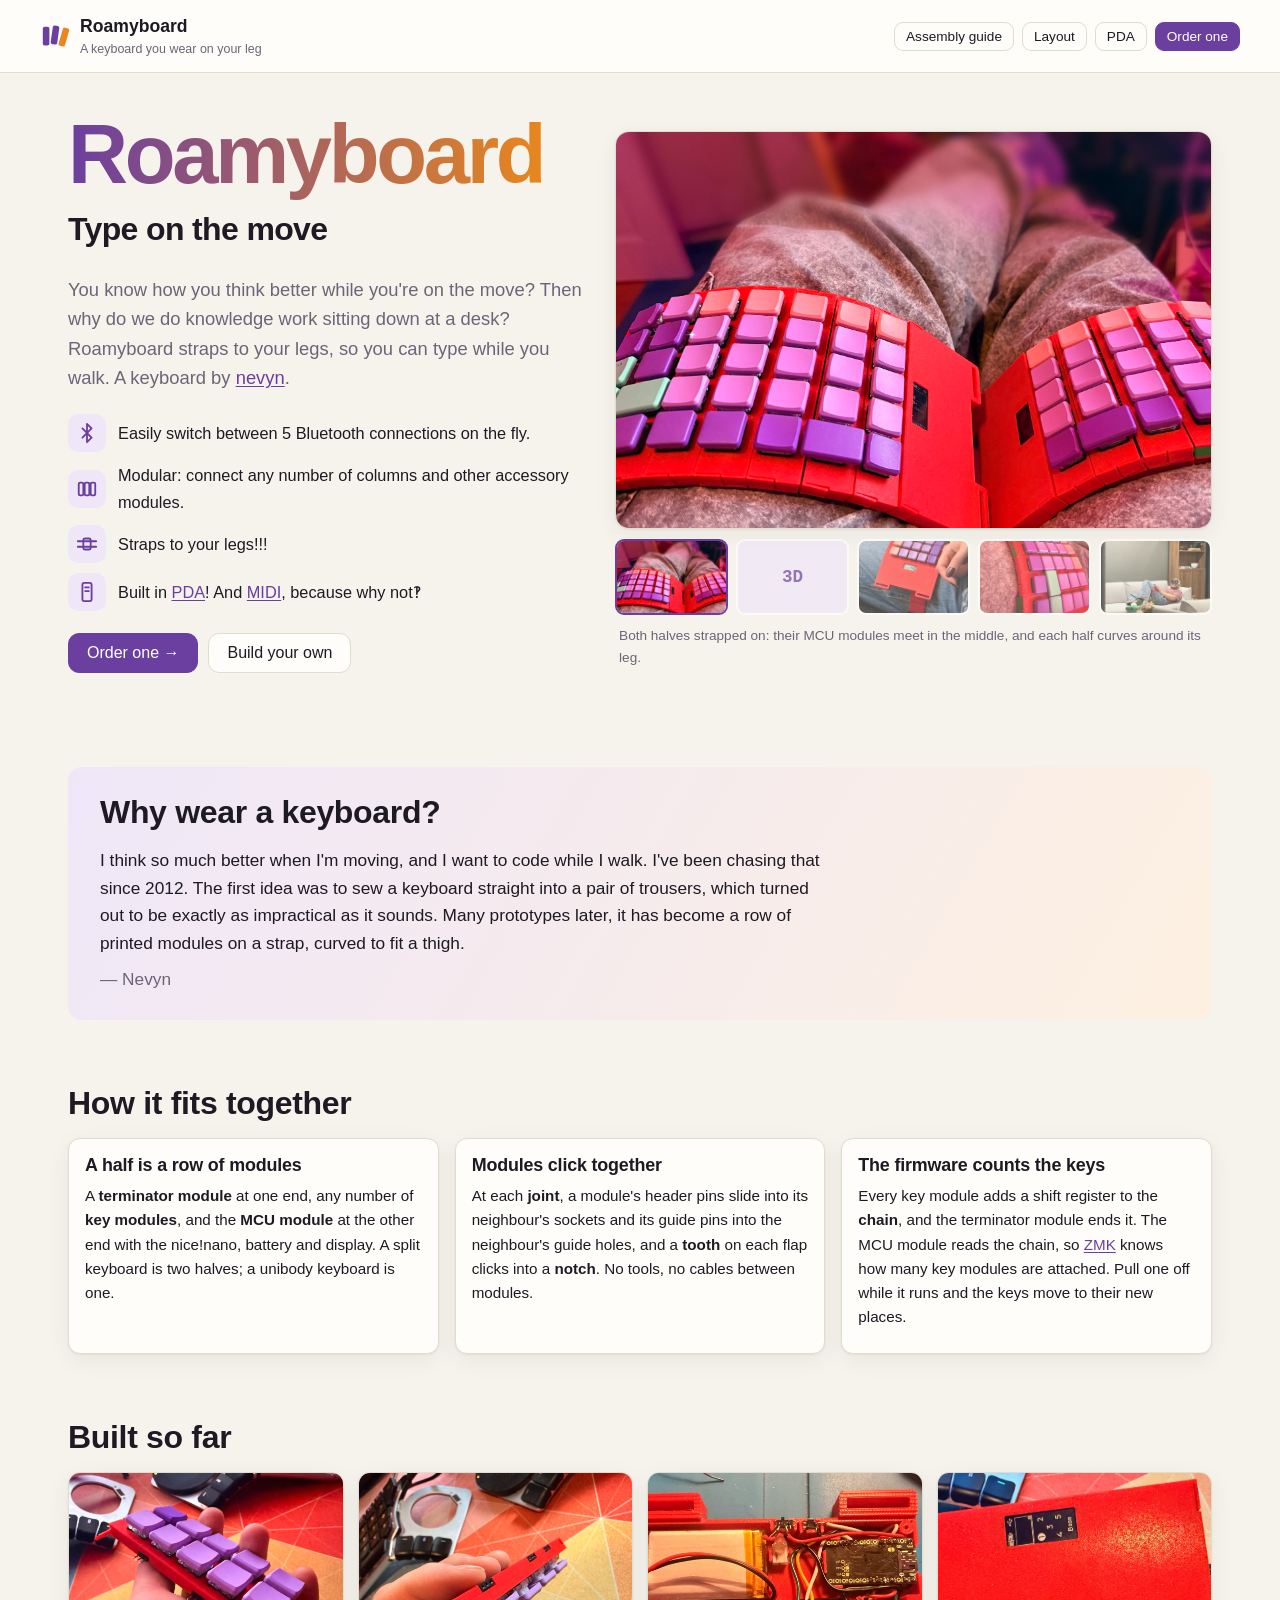
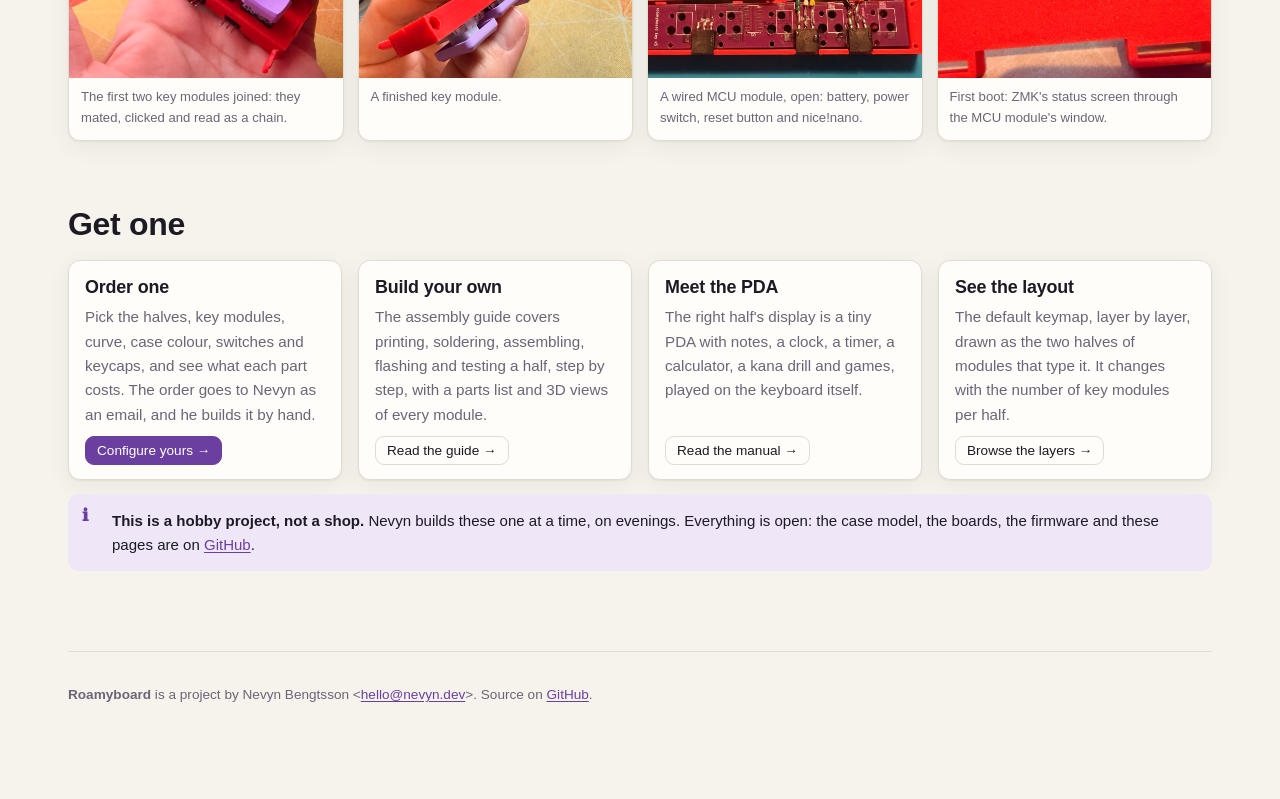
<file: docs/index.html>
<!doctype html>
<html lang="en">
<head>
<meta charset="utf-8">
<meta name="viewport" content="width=device-width, initial-scale=1">
<title>Roamyboard: the modular keyboard you wear on your leg</title>
<meta name="description" content="Roamyboard straps to your legs, so you can type while you walk: a modular Bluetooth keyboard by nevyn. Order one or build your own.">
<link rel="icon" href="data:image/svg+xml,%3Csvg xmlns='http://www.w3.org/2000/svg' viewBox='0 0 32 32'%3E%3Crect x='3' y='6' width='7' height='20' rx='2' fill='%236b3fa0'/%3E%3Crect x='12.5' y='5' width='7' height='20' rx='2' fill='%236b3fa0' transform='rotate(8 16 15)'/%3E%3Crect x='22' y='7' width='7' height='20' rx='2' fill='%23e8871e' transform='rotate(16 25 17)'/%3E%3C/svg%3E">
<link rel="stylesheet" href="assembly/guide.css">
<link rel="stylesheet" href="landing.css">
<script type="importmap">
{ "imports": {
  "three": "https://cdn.jsdelivr.net/npm/three@0.170.0/build/three.module.js",
  "three/addons/": "https://cdn.jsdelivr.net/npm/three@0.170.0/examples/jsm/"
} }
</script>
<script src="assembly/models/data.js"></script>
<script src="assembly/viewer.js" defer></script>
<script src="hero.js" defer></script>
</head>
<body>
<header class="topbar">
  <a class="brand" href="./">
    <svg width="30" height="30" viewBox="0 0 32 32" aria-hidden="true"><rect x="3" y="6" width="7" height="20" rx="2" fill="#6b3fa0"/><rect x="12.5" y="5" width="7" height="20" rx="2" fill="#6b3fa0" transform="rotate(8 16 15)"/><rect x="22" y="7" width="7" height="20" rx="2" fill="#e8871e" transform="rotate(16 25 17)"/></svg>
    <span>Roamyboard<small>A keyboard you wear on your leg</small></span>
  </a>
  <nav class="topbar-links" aria-label="Pages">
    <a class="btn" href="assembly/">Assembly guide</a>
    <a class="btn" href="layout/">Layout</a>
    <a class="btn" href="pda/">PDA</a>
    <a class="btn primary" href="order/">Order one</a>
  </nav>
</header>

<main class="page">
  <section class="hero">
    <div>
      <h1><span>Roamyboard</span></h1>
      <p class="tagline">Type on the move</p>
      <p class="lead">You know how you think better while you're on the move? Then why do we do knowledge work sitting down at a desk? Roamyboard straps to your legs, so you can type while you walk. A keyboard by <a href="https://nevyn.dev">nevyn</a>.</p>
      <ul class="features">
        <li><svg viewBox="0 0 24 24" aria-hidden="true"><path d="M7 7l10 10-5 5V2l5 5L7 17"/></svg><span>Easily switch between 5 Bluetooth connections on the fly.</span></li>
        <li><svg viewBox="0 0 24 24" aria-hidden="true"><rect x="3" y="5" width="5" height="14" rx="1.5"/><rect x="9.5" y="5" width="5" height="14" rx="1.5"/><rect x="16" y="5" width="5" height="14" rx="1.5"/></svg><span>Modular: connect any number of columns and other accessory modules.</span></li>
        <li><svg viewBox="0 0 24 24" aria-hidden="true"><path d="M2 9h20M2 15h20"/><rect x="8" y="6" width="8" height="12" rx="2"/></svg><span>Straps to your legs!!!</span></li>
        <li><svg viewBox="0 0 24 24" aria-hidden="true"><rect x="7" y="2" width="10" height="20" rx="2"/><path d="M10 7h4M10 11h4"/></svg><span>Built in <a href="pda/">PDA</a>! And <a href="layout/?layer=5">MIDI</a>, because why not‽</span></li>
      </ul>
      <p class="actions">
        <a class="btn primary big" href="order/">Order one →</a>
        <a class="btn big" href="assembly/">Build your own</a>
      </p>
    </div>
    <div class="hero-gallery" data-gallery>
      <div class="step hero-stage">
        <figure class="slide" id="slide-on-legs" role="tabpanel" aria-labelledby="tab-on-legs" data-slide="on-legs" data-caption="Both halves strapped on: their MCU modules meet in the middle, and each half curves around its leg.">
          <img src="photos/on-legs.jpg" alt="Looking down at both halves of a Roamyboard strapped across two thighs, with pink and purple keycaps" width="1800" height="1200">
        </figure>
        <figure class="slide" id="slide-3d" role="tabpanel" aria-labelledby="tab-3d" data-slide="3d" data-swipe="off" hidden data-caption="Drag to orbit and drag the slider to add key modules. The 3D view is generated from the same model that the parts print from.">
          <div class="viewer" data-scene="half" data-no-zoom></div>
        </figure>
        <figure class="slide" id="slide-pda" role="tabpanel" aria-labelledby="tab-pda" data-slide="pda" hidden data-caption="The right half's display runs the built in PDA: here, a game of Tetris.">
          <img src="photos/pda-tetris.jpg" alt="A hand beside the right half's display, which shows a game of Tetris" width="1800" height="1200" loading="lazy">
        </figure>
        <figure class="slide" id="slide-curve" role="tabpanel" aria-labelledby="tab-curve" data-slide="curve" hidden data-caption="Close up: each key module meets the next at an angle, so the half follows the thigh.">
          <img src="photos/curve.jpg" alt="Close-up of a half's key modules bending over a thigh, the switches visible under the keycaps" width="1800" height="1200" loading="lazy">
        </figure>
        <figure class="slide" id="slide-couch" role="tabpanel" aria-labelledby="tab-couch" data-slide="couch" hidden data-caption="Typing from the couch, in a headset.">
          <img src="photos/couch.jpg" alt="Nevyn lying on a sofa in a headset, typing on the Roamyboard on his legs" width="1280" height="853" loading="lazy">
        </figure>
      </div>
      <div class="thumbs" role="tablist" aria-label="Pictures of the Roamyboard">
        <button type="button" role="tab" id="tab-on-legs" aria-controls="slide-on-legs" aria-selected="true" data-for="on-legs"><img src="photos/on-legs-thumb.jpg" alt="On the legs" width="240" height="160"></button>
        <button type="button" role="tab" id="tab-3d" aria-controls="slide-3d" aria-selected="false" tabindex="-1" data-for="3d"><span class="thumb-3d" aria-hidden="true">3D</span><span class="sr-only">3D view</span></button>
        <button type="button" role="tab" id="tab-pda" aria-controls="slide-pda" aria-selected="false" tabindex="-1" data-for="pda"><img src="photos/pda-tetris-thumb.jpg" alt="The PDA" width="240" height="160"></button>
        <button type="button" role="tab" id="tab-curve" aria-controls="slide-curve" aria-selected="false" tabindex="-1" data-for="curve"><img src="photos/curve-thumb.jpg" alt="Close up" width="240" height="160"></button>
        <button type="button" role="tab" id="tab-couch" aria-controls="slide-couch" aria-selected="false" tabindex="-1" data-for="couch"><img src="photos/couch-thumb.jpg" alt="On the couch" width="240" height="160"></button>
      </div>
      <p class="summary" data-caption aria-live="polite">Both halves strapped on: their MCU modules meet in the middle, and each half curves around its leg.</p>
    </div>
  </section>

  <section class="band" aria-labelledby="why-title">
    <h2 id="why-title">Why wear a keyboard?</h2>
    <p>I think so much better when I'm moving, and I want to code while I walk. I've been chasing that since 2012. The first idea was to sew a keyboard straight into a pair of trousers, which turned out to be exactly as impractical as it sounds. Many prototypes later, it has become a row of printed modules on a strap, curved to fit a thigh.</p>
    <p class="signoff">— Nevyn</p>
  </section>

  <section aria-labelledby="how-title">
    <h2 id="how-title">How it fits together</h2>
    <div class="cards how">
      <article class="card">
        <h3>A half is a row of modules</h3>
        <p>A <b>terminator module</b> at one end, any number of <b>key modules</b>, and the <b>MCU module</b> at the other end with the nice!nano, battery and display. A split keyboard is two halves; a unibody keyboard is one.</p>
      </article>
      <article class="card">
        <h3>Modules click together</h3>
        <p>At each <b>joint</b>, a module's header pins slide into its neighbour's sockets and its guide pins into the neighbour's guide holes, and a <b>tooth</b> on each flap clicks into a <b>notch</b>. No tools, no cables between modules.</p>
      </article>
      <article class="card">
        <h3>The firmware counts the keys</h3>
        <p>Every key module adds a shift register to the <b>chain</b>, and the terminator module ends it. The MCU module reads the chain, so <a href="https://zmk.dev">ZMK</a> knows how many key modules are attached. Pull one off while it runs and the keys move to their new places.</p>
      </article>
    </div>
  </section>

  <section aria-labelledby="built-title">
    <h2 id="built-title">Built so far</h2>
    <div class="gallery">
      <figure class="card photo"><img src="assembly/photos/two-columns-in-hand.jpg" alt="Two joined key modules with purple keycaps held in a hand" loading="lazy"><figcaption>The first two key modules joined: they mated, clicked and read as a chain.</figcaption></figure>
      <figure class="card photo"><img src="assembly/photos/key-module-side-connectors.jpg" alt="A finished key module held in a hand, with connector openings along its side" loading="lazy"><figcaption>A finished key module.</figcaption></figure>
      <figure class="card photo"><img src="assembly/photos/mcu-module-wired-open.jpg" alt="An open MCU module: battery, power switch, reset button, nice!nano and the socket board" loading="lazy"><figcaption>A wired MCU module, open: battery, power switch, reset button and nice!nano.</figcaption></figure>
      <figure class="card photo"><img src="assembly/photos/firmware-first-boot.webp" alt="The MCU module's nice!view showing ZMK's status screen on first boot" loading="lazy"><figcaption>First boot: ZMK's status screen through the MCU module's window.</figcaption></figure>
    </div>
  </section>

  <section aria-labelledby="go-title">
    <h2 id="go-title">Get one</h2>
    <div class="cards ways">
      <a class="card way" href="order/">
        <h3>Order one</h3>
        <p>Pick the halves, key modules, curve, case colour, switches and keycaps, and see what each part costs. The order goes to Nevyn as an email, and he builds it by hand.</p>
        <span class="btn primary">Configure yours →</span>
      </a>
      <a class="card way" href="assembly/">
        <h3>Build your own</h3>
        <p>The assembly guide covers printing, soldering, assembling, flashing and testing a half, step by step, with a parts list and 3D views of every module.</p>
        <span class="btn">Read the guide →</span>
      </a>
      <a class="card way" href="pda/">
        <h3>Meet the PDA</h3>
        <p>The right half's display is a tiny PDA with notes, a clock, a timer, a calculator, a kana drill and games, played on the keyboard itself.</p>
        <span class="btn">Read the manual →</span>
      </a>
      <a class="card way" href="layout/">
        <h3>See the layout</h3>
        <p>The default keymap, layer by layer, drawn as the two halves of modules that type it. It changes with the number of key modules per half.</p>
        <span class="btn">Browse the layers →</span>
      </a>
    </div>
    <div class="note"><p><b>This is a hobby project, not a shop.</b> Nevyn builds these one at a time, on evenings. Everything is open: the case model, the boards, the firmware and these pages are on <a href="https://github.com/nevyn/roamyboard">GitHub</a>.</p></div>
  </section>

  <footer>
    <p><b>Roamyboard</b> is a project by Nevyn Bengtsson &lt;<a href="mailto:hello@nevyn.dev">hello@nevyn.dev</a>&gt;. Source on <a href="https://github.com/nevyn/roamyboard">GitHub</a>.</p>
  </footer>
</main>
</body>
</html>
</file>
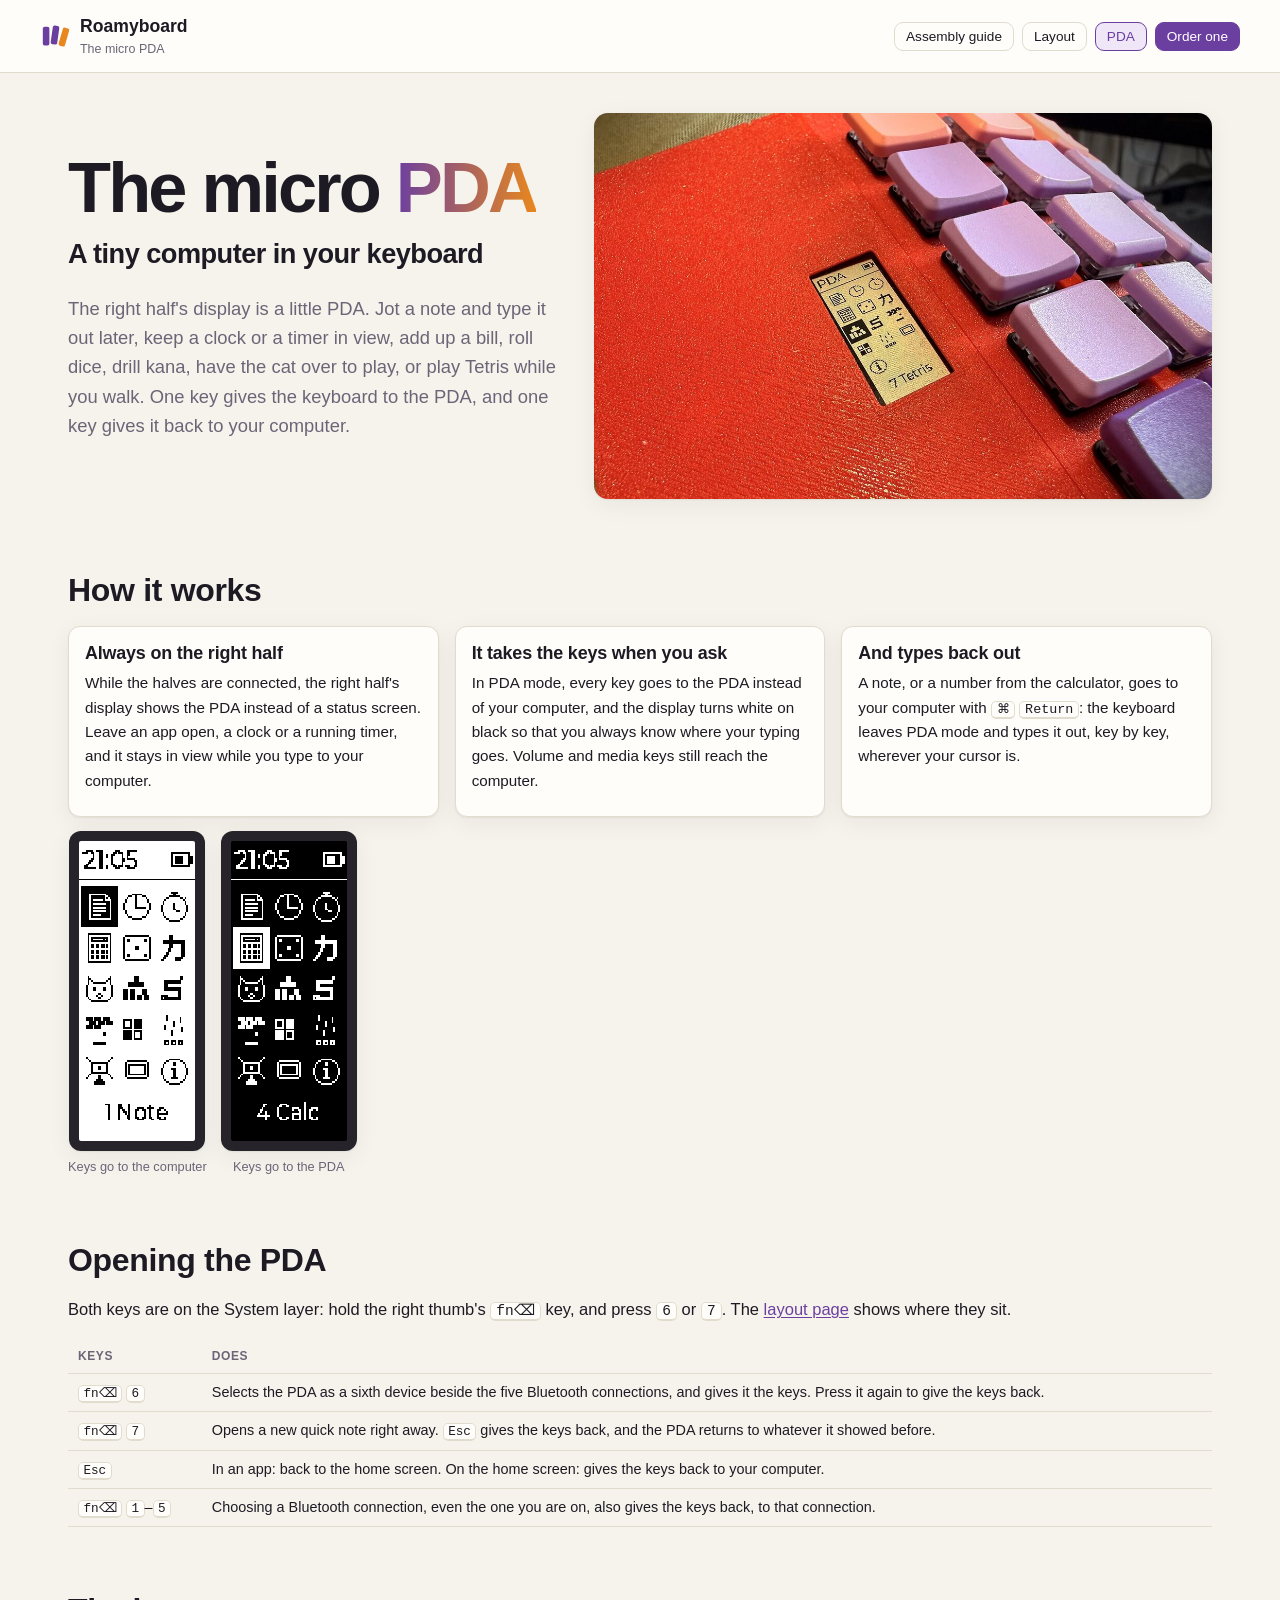
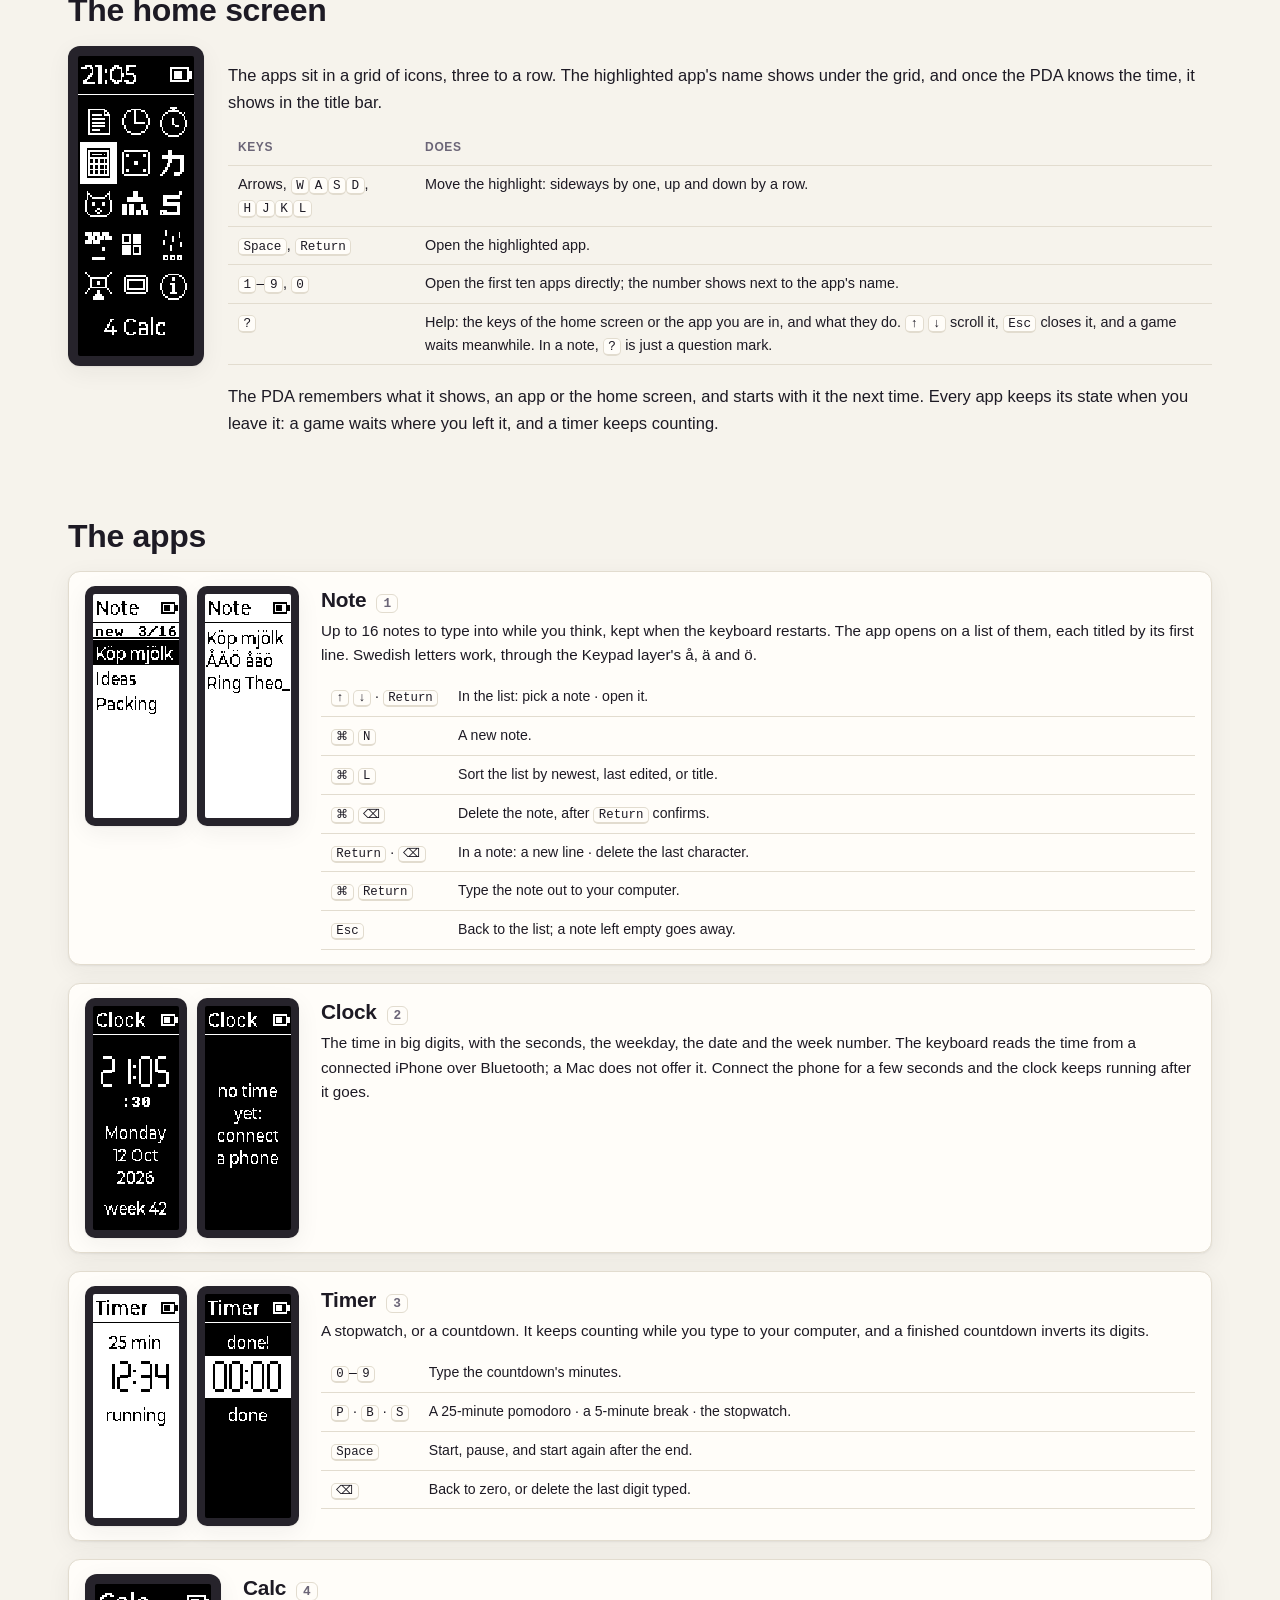
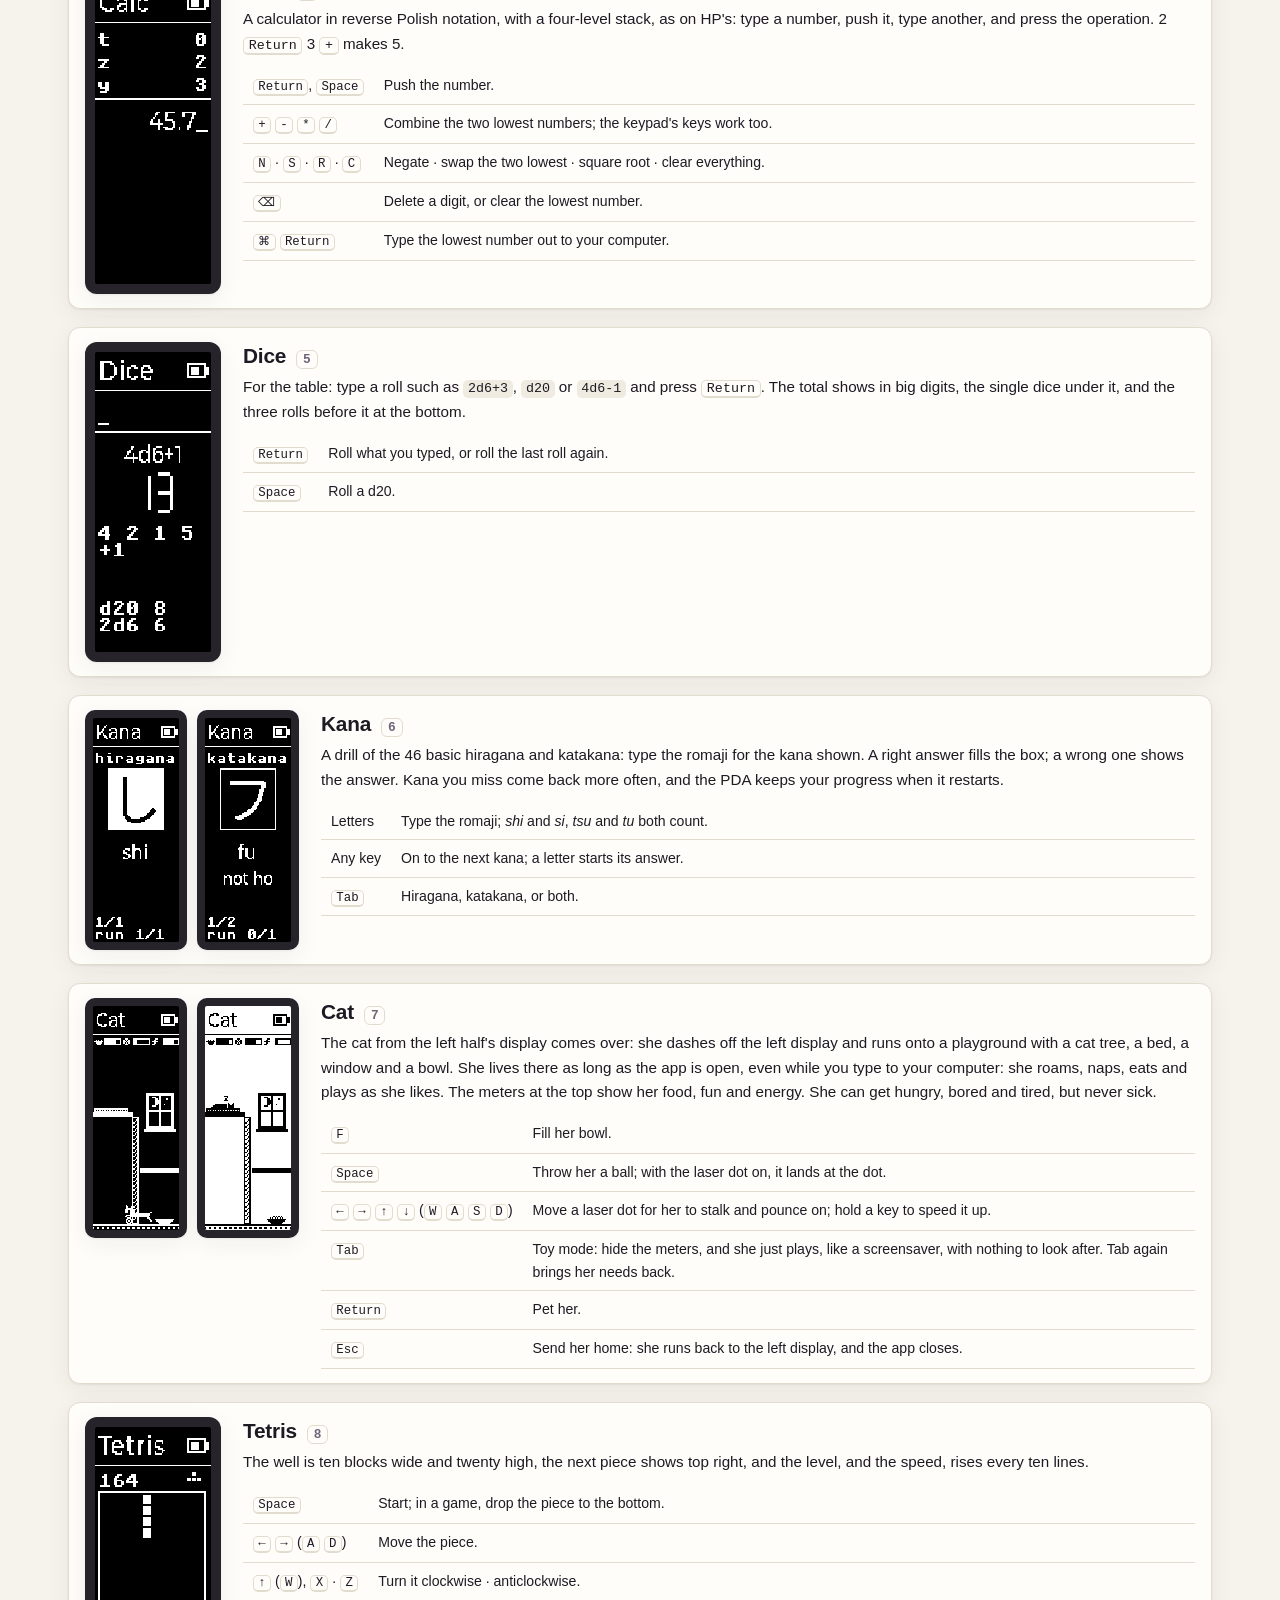
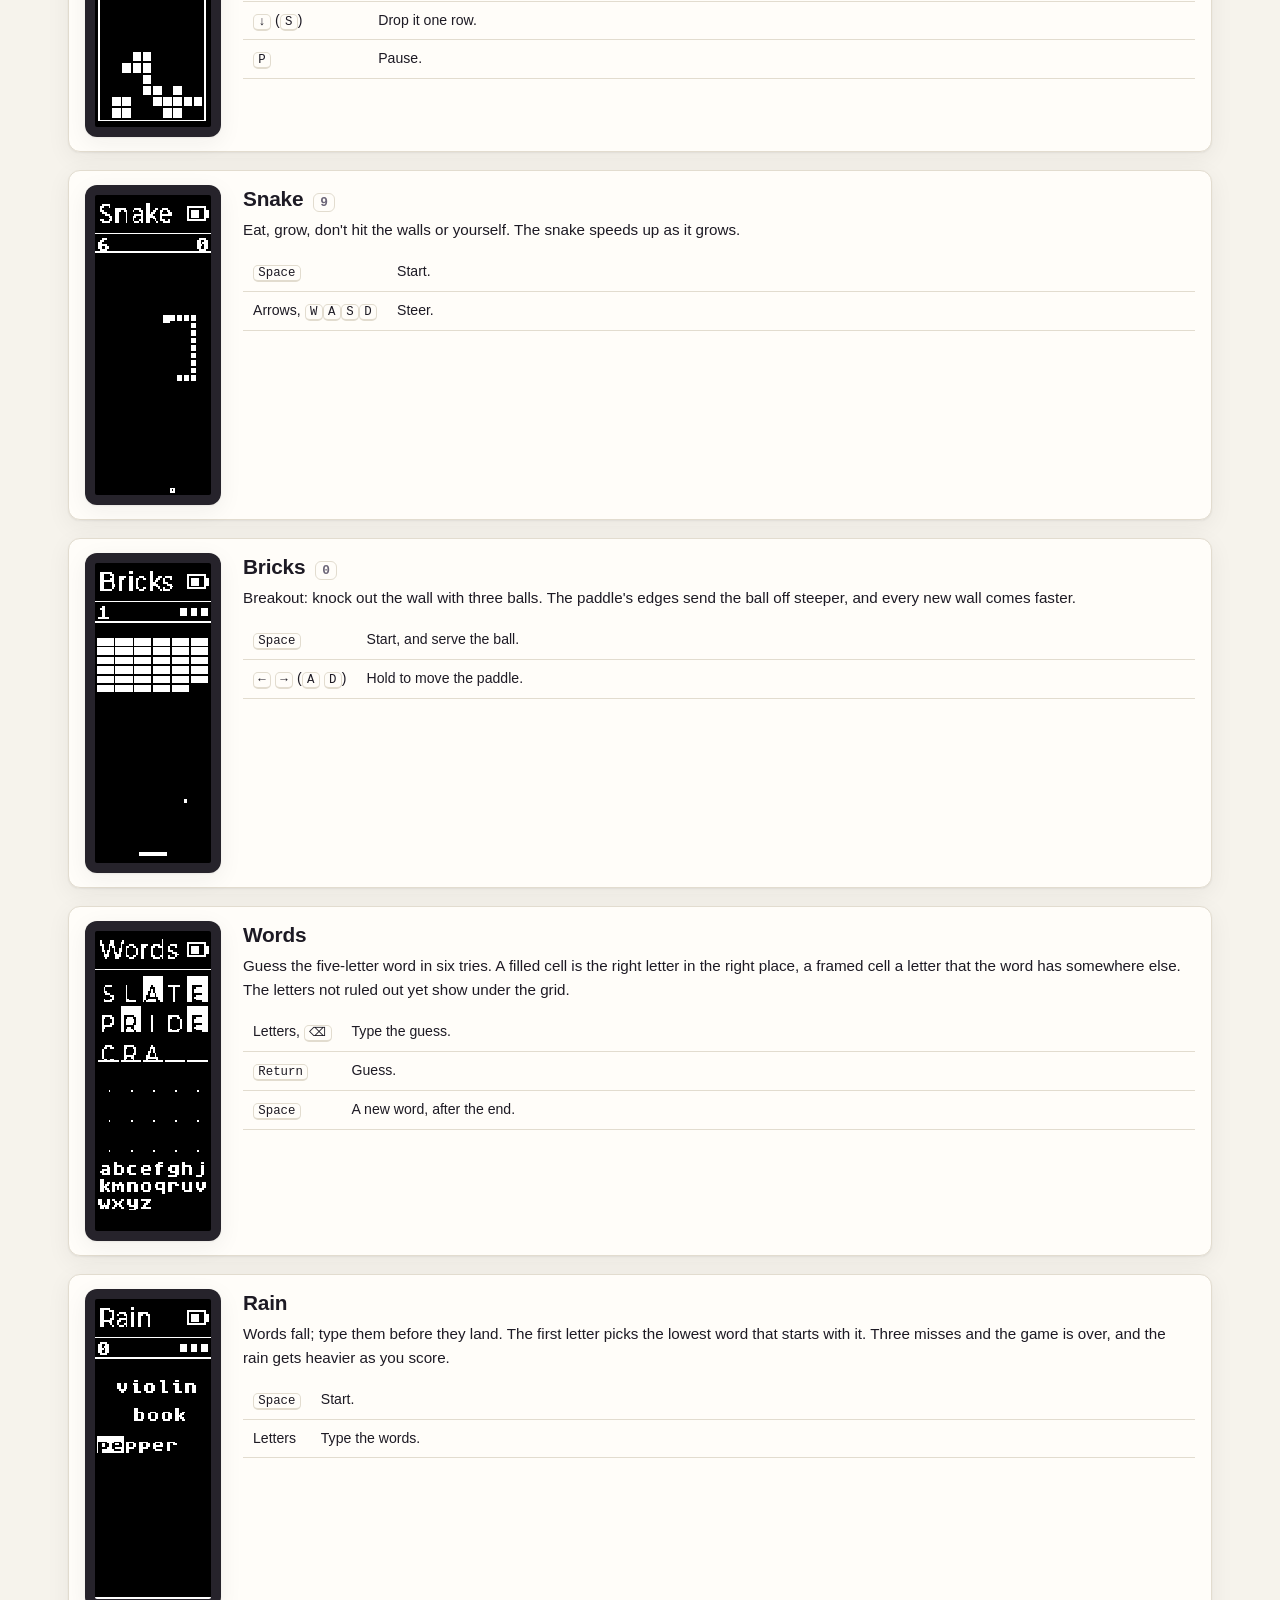
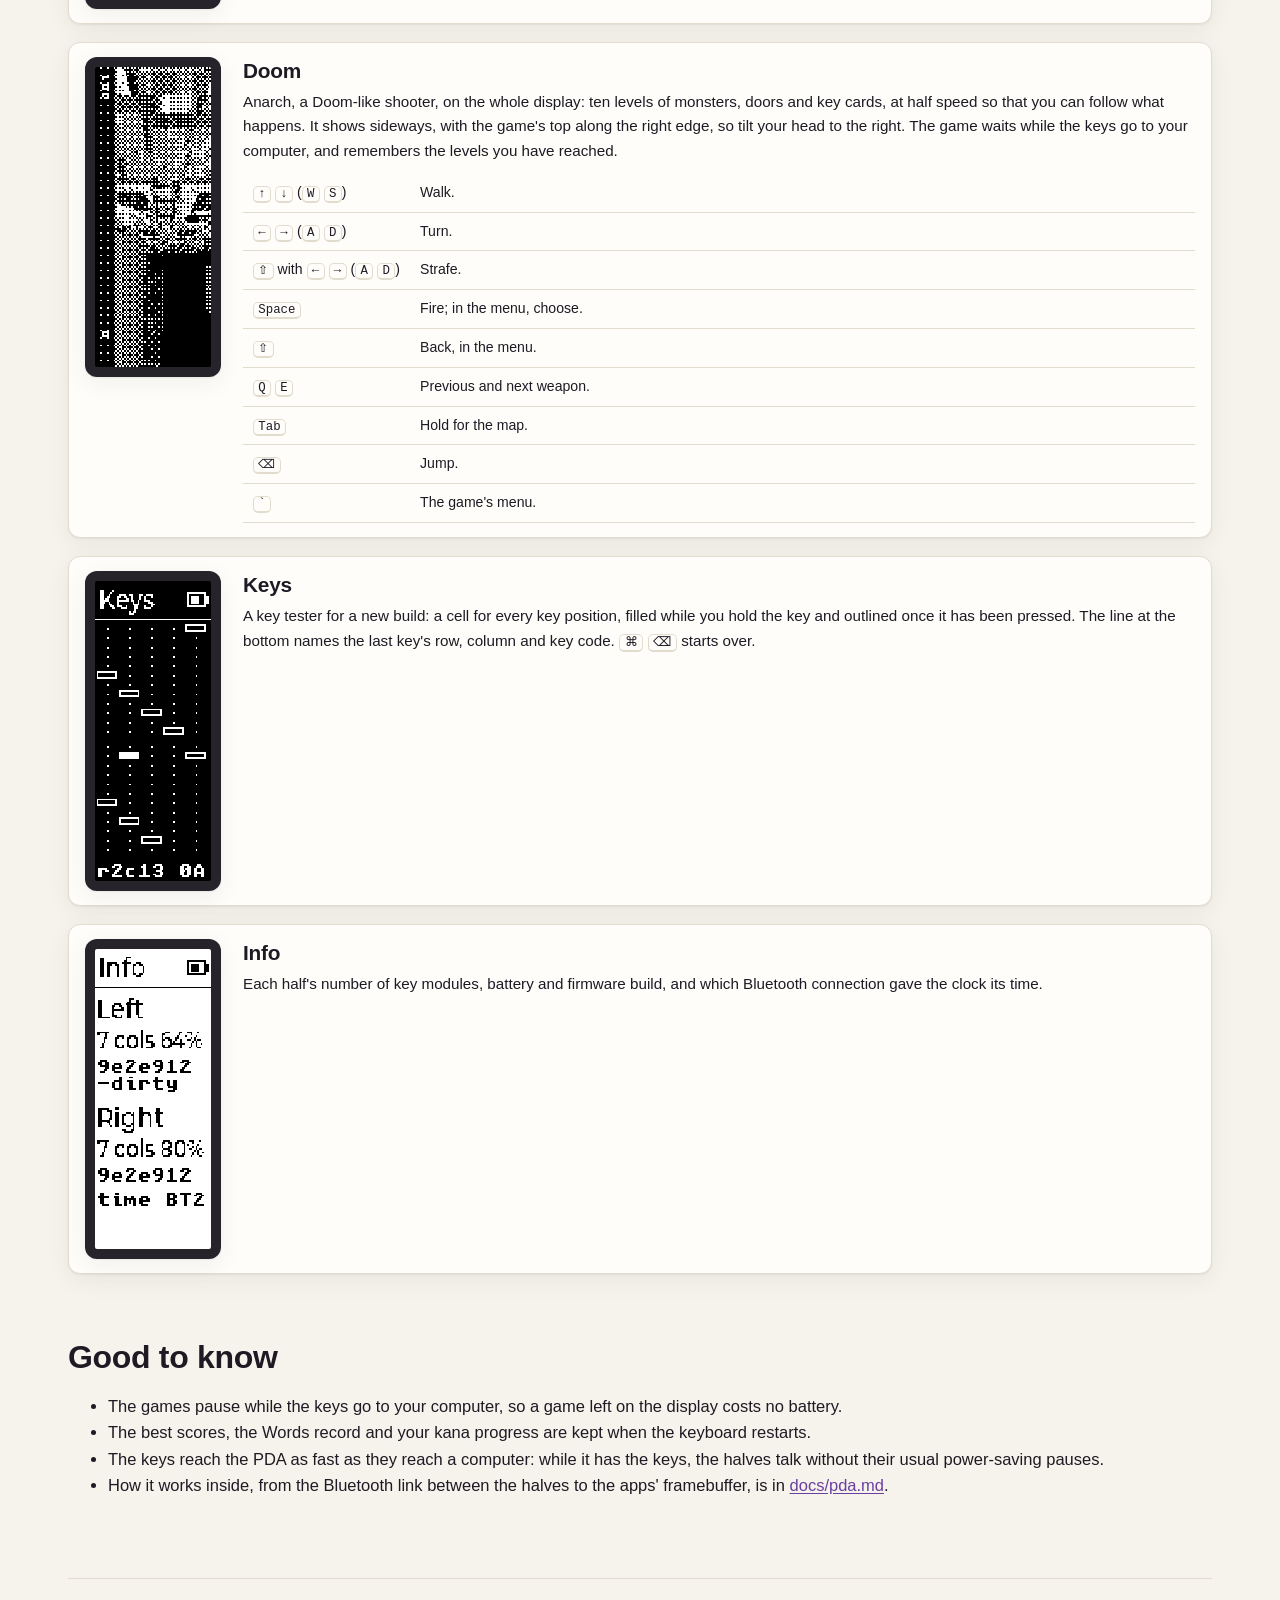
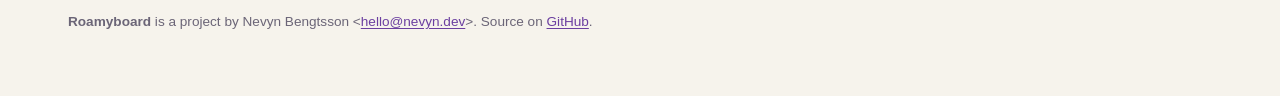
<file: docs/pda/index.html>
<!doctype html>
<html lang="en">
<head>
<meta charset="utf-8">
<meta name="viewport" content="width=device-width, initial-scale=1">
<title>Roamyboard: the micro PDA</title>
<meta name="description" content="The Roamyboard's right half carries a tiny PDA: notes, a clock, a timer, a calculator, a kana drill and games, on its display and its own keys.">
<link rel="icon" href="data:image/svg+xml,%3Csvg xmlns='http://www.w3.org/2000/svg' viewBox='0 0 32 32'%3E%3Crect x='3' y='6' width='7' height='20' rx='2' fill='%236b3fa0'/%3E%3Crect x='12.5' y='5' width='7' height='20' rx='2' fill='%236b3fa0' transform='rotate(8 16 15)'/%3E%3Crect x='22' y='7' width='7' height='20' rx='2' fill='%23e8871e' transform='rotate(16 25 17)'/%3E%3C/svg%3E">
<link rel="stylesheet" href="../assembly/guide.css">
<link rel="stylesheet" href="../landing.css">
<link rel="stylesheet" href="pda.css">
</head>
<body>
<header class="topbar">
  <a class="brand" href="../">
    <svg width="30" height="30" viewBox="0 0 32 32" aria-hidden="true"><rect x="3" y="6" width="7" height="20" rx="2" fill="#6b3fa0"/><rect x="12.5" y="5" width="7" height="20" rx="2" fill="#6b3fa0" transform="rotate(8 16 15)"/><rect x="22" y="7" width="7" height="20" rx="2" fill="#e8871e" transform="rotate(16 25 17)"/></svg>
    <span>Roamyboard<small>The micro PDA</small></span>
  </a>
  <nav class="topbar-links" aria-label="Pages">
    <a class="btn" href="../assembly/">Assembly guide</a>
    <a class="btn" href="../layout/">Layout</a>
    <a class="btn" href="../pda/" aria-current="page">PDA</a>
    <a class="btn primary" href="../order/">Order one</a>
  </nav>
</header>

<main class="page">
  <section class="pda-hero">
    <div>
      <h1>The micro <span>PDA</span></h1>
      <p class="tagline">A tiny computer in your keyboard</p>
      <p class="lead">The right half's display is a little PDA. Jot a note and type it out later, keep a clock or a timer in view, add up a bill, roll dice, drill kana, have the cat over to play, or play Tetris while you walk. One key gives the keyboard to the PDA, and one key gives it back to your computer.</p>
    </div>
    <figure class="hero-photo">
      <div class="frame">
        <img src="photos/right-half-home.jpg" alt="The Roamyboard's right half: the PDA's home screen on the display between its key modules, with Tetris highlighted" width="1200" height="750">
        <img class="after" src="photos/right-half-tetris.jpg" alt="" aria-hidden="true" width="1200" height="750">
      </div>
    </figure>
  </section>

  <section aria-labelledby="how-title">
    <h2 id="how-title">How it works</h2>
    <div class="cards three">
      <article class="card">
        <h3>Always on the right half</h3>
        <p>While the halves are connected, the right half's display shows the PDA instead of a status screen. Leave an app open, a clock or a running timer, and it stays in view while you type to your computer.</p>
      </article>
      <article class="card">
        <h3>It takes the keys when you ask</h3>
        <p>In PDA mode, every key goes to the PDA instead of your computer, and the display turns white on black so that you always know where your typing goes. Volume and media keys still reach the computer.</p>
      </article>
      <article class="card">
        <h3>And types back out</h3>
        <p>A note, or a number from the calculator, goes to your computer with <kbd>⌘</kbd> <kbd>Return</kbd>: the keyboard leaves PDA mode and types it out, key by key, wherever your cursor is.</p>
      </article>
    </div>
    <div class="pair" aria-label="The same screen without and with the keys">
      <figure class="screen"><img src="screens/home.png" alt="The home screen, dark on light: the keys go to the computer" width="68" height="160"><figcaption>Keys go to the computer</figcaption></figure>
      <figure class="screen"><img src="screens/home-focused.png" alt="The home screen, light on dark: the keys go to the PDA" width="68" height="160"><figcaption>Keys go to the PDA</figcaption></figure>
    </div>
  </section>

  <section aria-labelledby="open-title">
    <h2 id="open-title">Opening the PDA</h2>
    <p>Both keys are on the System layer: hold the right thumb's <kbd>fn⌫</kbd> key, and press <kbd>6</kbd> or <kbd>7</kbd>. The <a href="../layout/">layout page</a> shows where they sit.</p>
    <table>
      <thead><tr><th>Keys</th><th>Does</th></tr></thead>
      <tbody>
        <tr><td><kbd>fn⌫</kbd> <kbd>6</kbd></td><td>Selects the PDA as a sixth device beside the five Bluetooth connections, and gives it the keys. Press it again to give the keys back.</td></tr>
        <tr><td><kbd>fn⌫</kbd> <kbd>7</kbd></td><td>Opens a new quick note right away. <kbd>Esc</kbd> gives the keys back, and the PDA returns to whatever it showed before.</td></tr>
        <tr><td><kbd>Esc</kbd></td><td>In an app: back to the home screen. On the home screen: gives the keys back to your computer.</td></tr>
        <tr><td><kbd>fn⌫</kbd> <kbd>1</kbd>–<kbd>5</kbd></td><td>Choosing a Bluetooth connection, even the one you are on, also gives the keys back, to that connection.</td></tr>
      </tbody>
    </table>
  </section>

  <section aria-labelledby="home-title">
    <h2 id="home-title">The home screen</h2>
    <div class="split">
      <figure class="screen"><img src="screens/home-focused.png" alt="The home screen with Calc highlighted" width="68" height="160"></figure>
      <div>
        <p>The apps sit in a grid of icons, three to a row. The highlighted app's name shows under the grid, and once the PDA knows the time, it shows in the title bar.</p>
        <table>
          <thead><tr><th>Keys</th><th>Does</th></tr></thead>
          <tbody>
            <tr><td>Arrows, <kbd>W</kbd><kbd>A</kbd><kbd>S</kbd><kbd>D</kbd>, <kbd>H</kbd><kbd>J</kbd><kbd>K</kbd><kbd>L</kbd></td><td>Move the highlight: sideways by one, up and down by a row.</td></tr>
            <tr><td><kbd>Space</kbd>, <kbd>Return</kbd></td><td>Open the highlighted app.</td></tr>
            <tr><td><kbd>1</kbd>–<kbd>9</kbd>, <kbd>0</kbd></td><td>Open the first ten apps directly; the number shows next to the app's name.</td></tr>
            <tr><td><kbd>?</kbd></td><td>Help: the keys of the home screen or the app you are in, and what they do. <kbd>↑</kbd> <kbd>↓</kbd> scroll it, <kbd>Esc</kbd> closes it, and a game waits meanwhile. In a note, <kbd>?</kbd> is just a question mark.</td></tr>
          </tbody>
        </table>
        <p class="pda-note">The PDA remembers what it shows, an app or the home screen, and starts with it the next time. Every app keeps its state when you leave it: a game waits where you left it, and a timer keeps counting.</p>
      </div>
    </div>
  </section>

  <section aria-labelledby="apps-title">
    <h2 id="apps-title">The apps</h2>
    <div class="apps">

      <article class="card app" id="note">
        <div class="shots">
          <figure class="screen"><img src="screens/notes.png" alt="The note list: Köp mjölk, Ideas, Packing" width="68" height="160"></figure>
          <figure class="screen"><img src="screens/note.png" alt="A note: Köp mjölk, ÅÄÖ åäö, Ring Theo" width="68" height="160"></figure>
        </div>
        <div>
          <h3>Note <span class="digit">1</span></h3>
          <p>Up to 16 notes to type into while you think, kept when the keyboard restarts. The app opens on a list of them, each titled by its first line. Swedish letters work, through the Keypad layer's å, ä and ö.</p>
          <table><tbody>
            <tr><td><kbd>↑</kbd> <kbd>↓</kbd> · <kbd>Return</kbd></td><td>In the list: pick a note · open it.</td></tr>
            <tr><td><kbd>⌘</kbd> <kbd>N</kbd></td><td>A new note.</td></tr>
            <tr><td><kbd>⌘</kbd> <kbd>L</kbd></td><td>Sort the list by newest, last edited, or title.</td></tr>
            <tr><td><kbd>⌘</kbd> <kbd>⌫</kbd></td><td>Delete the note, after <kbd>Return</kbd> confirms.</td></tr>
            <tr><td><kbd>Return</kbd> · <kbd>⌫</kbd></td><td>In a note: a new line · delete the last character.</td></tr>
            <tr><td><kbd>⌘</kbd> <kbd>Return</kbd></td><td>Type the note out to your computer.</td></tr>
            <tr><td><kbd>Esc</kbd></td><td>Back to the list; a note left empty goes away.</td></tr>
          </tbody></table>
        </div>
      </article>

      <article class="card app" id="clock">
        <div class="shots">
          <figure class="screen"><img src="screens/clock.png" alt="The clock: 21:05, Monday 12 Oct 2026, week 42" width="68" height="160"></figure>
          <figure class="screen"><img src="screens/clock-unset.png" alt="The clock before it knows the time" width="68" height="160"></figure>
        </div>
        <div>
          <h3>Clock <span class="digit">2</span></h3>
          <p>The time in big digits, with the seconds, the weekday, the date and the week number. The keyboard reads the time from a connected iPhone over Bluetooth; a Mac does not offer it. Connect the phone for a few seconds and the clock keeps running after it goes.</p>
        </div>
      </article>

      <article class="card app" id="timer">
        <div class="shots">
          <figure class="screen"><img src="screens/timer.png" alt="A 25-minute countdown at 12:34" width="68" height="160"></figure>
          <figure class="screen"><img src="screens/timer-done.png" alt="A finished countdown, its digits inverted" width="68" height="160"></figure>
        </div>
        <div>
          <h3>Timer <span class="digit">3</span></h3>
          <p>A stopwatch, or a countdown. It keeps counting while you type to your computer, and a finished countdown inverts its digits.</p>
          <table><tbody>
            <tr><td><kbd>0</kbd>–<kbd>9</kbd></td><td>Type the countdown's minutes.</td></tr>
            <tr><td><kbd>P</kbd> · <kbd>B</kbd> · <kbd>S</kbd></td><td>A 25-minute pomodoro · a 5-minute break · the stopwatch.</td></tr>
            <tr><td><kbd>Space</kbd></td><td>Start, pause, and start again after the end.</td></tr>
            <tr><td><kbd>⌫</kbd></td><td>Back to zero, or delete the last digit typed.</td></tr>
          </tbody></table>
        </div>
      </article>

      <article class="card app" id="calc">
        <figure class="screen"><img src="screens/calc.png" alt="The calculator's stack: 0, 2, 3, and 45.7 being typed" width="68" height="160"></figure>
        <div>
          <h3>Calc <span class="digit">4</span></h3>
          <p>A calculator in reverse Polish notation, with a four-level stack, as on HP's: type a number, push it, type another, and press the operation. 2 <kbd>Return</kbd> 3 <kbd>+</kbd> makes 5.</p>
          <table><tbody>
            <tr><td><kbd>Return</kbd>, <kbd>Space</kbd></td><td>Push the number.</td></tr>
            <tr><td><kbd>+</kbd> <kbd>-</kbd> <kbd>*</kbd> <kbd>/</kbd></td><td>Combine the two lowest numbers; the keypad's keys work too.</td></tr>
            <tr><td><kbd>N</kbd> · <kbd>S</kbd> · <kbd>R</kbd> · <kbd>C</kbd></td><td>Negate · swap the two lowest · square root · clear everything.</td></tr>
            <tr><td><kbd>⌫</kbd></td><td>Delete a digit, or clear the lowest number.</td></tr>
            <tr><td><kbd>⌘</kbd> <kbd>Return</kbd></td><td>Type the lowest number out to your computer.</td></tr>
          </tbody></table>
        </div>
      </article>

      <article class="card app" id="dice">
        <figure class="screen"><img src="screens/dice.png" alt="Dice: 4d6+1 rolled 13, with the single rolls and earlier rolls" width="68" height="160"></figure>
        <div>
          <h3>Dice <span class="digit">5</span></h3>
          <p>For the table: type a roll such as <code>2d6+3</code>, <code>d20</code> or <code>4d6-1</code> and press <kbd>Return</kbd>. The total shows in big digits, the single dice under it, and the three rolls before it at the bottom.</p>
          <table><tbody>
            <tr><td><kbd>Return</kbd></td><td>Roll what you typed, or roll the last roll again.</td></tr>
            <tr><td><kbd>Space</kbd></td><td>Roll a d20.</td></tr>
          </tbody></table>
        </div>
      </article>

      <article class="card app" id="kana">
        <div class="shots">
          <figure class="screen"><img src="screens/kana-right.png" alt="Kana: し answered right as shi" width="68" height="160"></figure>
          <figure class="screen"><img src="screens/kana-wrong.png" alt="Kana: フ answered wrong; the answer is fu" width="68" height="160"></figure>
        </div>
        <div>
          <h3>Kana <span class="digit">6</span></h3>
          <p>A drill of the 46 basic hiragana and katakana: type the romaji for the kana shown. A right answer fills the box; a wrong one shows the answer. Kana you miss come back more often, and the PDA keeps your progress when it restarts.</p>
          <table><tbody>
            <tr><td>Letters</td><td>Type the romaji; <i>shi</i> and <i>si</i>, <i>tsu</i> and <i>tu</i> both count.</td></tr>
            <tr><td>Any key</td><td>On to the next kana; a letter starts its answer.</td></tr>
            <tr><td><kbd>Tab</kbd></td><td>Hiragana, katakana, or both.</td></tr>
          </tbody></table>
        </div>
      </article>

      <article class="card app" id="cat">
        <div class="shots">
          <figure class="screen"><img src="screens/cat-ball.png" alt="Cat: the cat chases a ball across the floor of her playground" width="68" height="160"></figure>
          <figure class="screen"><img src="screens/cat-sleep.png" alt="Cat: the cat asleep in her bed on the top shelf of the cat tree" width="68" height="160"></figure>
        </div>
        <div>
          <h3>Cat <span class="digit">7</span></h3>
          <p>The cat from the left half's display comes over: she dashes off the left display and runs onto a playground with a cat tree, a bed, a window and a bowl. She lives there as long as the app is open, even while you type to your computer: she roams, naps, eats and plays as she likes. The meters at the top show her food, fun and energy. She can get hungry, bored and tired, but never sick.</p>
          <table><tbody>
            <tr><td><kbd>F</kbd></td><td>Fill her bowl.</td></tr>
            <tr><td><kbd>Space</kbd></td><td>Throw her a ball; with the laser dot on, it lands at the dot.</td></tr>
            <tr><td><kbd>←</kbd> <kbd>→</kbd> <kbd>↑</kbd> <kbd>↓</kbd> (<kbd>W</kbd> <kbd>A</kbd> <kbd>S</kbd> <kbd>D</kbd>)</td><td>Move a laser dot for her to stalk and pounce on; hold a key to speed it up.</td></tr>
            <tr><td><kbd>Tab</kbd></td><td>Toy mode: hide the meters, and she just plays, like a screensaver, with nothing to look after. Tab again brings her needs back.</td></tr>
            <tr><td><kbd>Return</kbd></td><td>Pet her.</td></tr>
            <tr><td><kbd>Esc</kbd></td><td>Send her home: she runs back to the left display, and the app closes.</td></tr>
          </tbody></table>
        </div>
      </article>

      <article class="card app" id="tetris">
        <figure class="screen"><img src="screens/tetris.png" alt="A game of Tetris" width="68" height="160"></figure>
        <div>
          <h3>Tetris <span class="digit">8</span></h3>
          <p>The well is ten blocks wide and twenty high, the next piece shows top right, and the level, and the speed, rises every ten lines.</p>
          <table><tbody>
            <tr><td><kbd>Space</kbd></td><td>Start; in a game, drop the piece to the bottom.</td></tr>
            <tr><td><kbd>←</kbd> <kbd>→</kbd> (<kbd>A</kbd> <kbd>D</kbd>)</td><td>Move the piece.</td></tr>
            <tr><td><kbd>↑</kbd> (<kbd>W</kbd>), <kbd>X</kbd> · <kbd>Z</kbd></td><td>Turn it clockwise · anticlockwise.</td></tr>
            <tr><td><kbd>↓</kbd> (<kbd>S</kbd>)</td><td>Drop it one row.</td></tr>
            <tr><td><kbd>P</kbd></td><td>Pause.</td></tr>
          </tbody></table>
        </div>
      </article>

      <article class="card app" id="snake">
        <figure class="screen"><img src="screens/snake.png" alt="A game of Snake" width="68" height="160"></figure>
        <div>
          <h3>Snake <span class="digit">9</span></h3>
          <p>Eat, grow, don't hit the walls or yourself. The snake speeds up as it grows.</p>
          <table><tbody>
            <tr><td><kbd>Space</kbd></td><td>Start.</td></tr>
            <tr><td>Arrows, <kbd>W</kbd><kbd>A</kbd><kbd>S</kbd><kbd>D</kbd></td><td>Steer.</td></tr>
          </tbody></table>
        </div>
      </article>

      <article class="card app" id="bricks">
        <figure class="screen"><img src="screens/bricks.png" alt="A game of Bricks: a wall of bricks, the ball and the paddle" width="68" height="160"></figure>
        <div>
          <h3>Bricks <span class="digit">0</span></h3>
          <p>Breakout: knock out the wall with three balls. The paddle's edges send the ball off steeper, and every new wall comes faster.</p>
          <table><tbody>
            <tr><td><kbd>Space</kbd></td><td>Start, and serve the ball.</td></tr>
            <tr><td><kbd>←</kbd> <kbd>→</kbd> (<kbd>A</kbd> <kbd>D</kbd>)</td><td>Hold to move the paddle.</td></tr>
          </tbody></table>
        </div>
      </article>

      <article class="card app" id="words">
        <figure class="screen"><img src="screens/words.png" alt="Words: two guesses, SLATE and PRIDE, and CRA being typed" width="68" height="160"></figure>
        <div>
          <h3>Words</h3>
          <p>Guess the five-letter word in six tries. A filled cell is the right letter in the right place, a framed cell a letter that the word has somewhere else. The letters not ruled out yet show under the grid.</p>
          <table><tbody>
            <tr><td>Letters, <kbd>⌫</kbd></td><td>Type the guess.</td></tr>
            <tr><td><kbd>Return</kbd></td><td>Guess.</td></tr>
            <tr><td><kbd>Space</kbd></td><td>A new word, after the end.</td></tr>
          </tbody></table>
        </div>
      </article>

      <article class="card app" id="rain">
        <figure class="screen"><img src="screens/rain.png" alt="Rain: three words falling, one being typed" width="68" height="160"></figure>
        <div>
          <h3>Rain</h3>
          <p>Words fall; type them before they land. The first letter picks the lowest word that starts with it. Three misses and the game is over, and the rain gets heavier as you score.</p>
          <table><tbody>
            <tr><td><kbd>Space</kbd></td><td>Start.</td></tr>
            <tr><td>Letters</td><td>Type the words.</td></tr>
          </tbody></table>
        </div>
      </article>

      <article class="card app" id="doom">
        <figure class="screen"><img src="screens/doom.png" alt="Doom, sideways: a room of the first level, with the health counter along the left edge" width="68" height="160"></figure>
        <div>
          <h3>Doom</h3>
          <p>Anarch, a Doom-like shooter, on the whole display: ten levels of monsters, doors and key cards, at half speed so that you can follow what happens. It shows sideways, with the game's top along the right edge, so tilt your head to the right. The game waits while the keys go to your computer, and remembers the levels you have reached.</p>
          <table><tbody>
            <tr><td><kbd>↑</kbd> <kbd>↓</kbd> (<kbd>W</kbd> <kbd>S</kbd>)</td><td>Walk.</td></tr>
            <tr><td><kbd>←</kbd> <kbd>→</kbd> (<kbd>A</kbd> <kbd>D</kbd>)</td><td>Turn.</td></tr>
            <tr><td><kbd>⇧</kbd> with <kbd>←</kbd> <kbd>→</kbd> (<kbd>A</kbd> <kbd>D</kbd>)</td><td>Strafe.</td></tr>
            <tr><td><kbd>Space</kbd></td><td>Fire; in the menu, choose.</td></tr>
            <tr><td><kbd>⇧</kbd></td><td>Back, in the menu.</td></tr>
            <tr><td><kbd>Q</kbd> <kbd>E</kbd></td><td>Previous and next weapon.</td></tr>
            <tr><td><kbd>Tab</kbd></td><td>Hold for the map.</td></tr>
            <tr><td><kbd>⌫</kbd></td><td>Jump.</td></tr>
            <tr><td><kbd>`</kbd></td><td>The game's menu.</td></tr>
          </tbody></table>
        </div>
      </article>

      <article class="card app" id="keys">
        <figure class="screen"><img src="screens/keys.png" alt="Keys: a grid of key positions, some pressed" width="68" height="160"></figure>
        <div>
          <h3>Keys</h3>
          <p>A key tester for a new build: a cell for every key position, filled while you hold the key and outlined once it has been pressed. The line at the bottom names the last key's row, column and key code. <kbd>⌘</kbd> <kbd>⌫</kbd> starts over.</p>
        </div>
      </article>

      <article class="card app" id="info">
        <figure class="screen"><img src="screens/info.png" alt="Info: each half's key module count, battery and firmware build" width="68" height="160"></figure>
        <div>
          <h3>Info</h3>
          <p>Each half's number of key modules, battery and firmware build, and which Bluetooth connection gave the clock its time.</p>
        </div>
      </article>

    </div>
  </section>

  <section aria-labelledby="more-title">
    <h2 id="more-title">Good to know</h2>
    <ul>
      <li>The games pause while the keys go to your computer, so a game left on the display costs no battery.</li>
      <li>The best scores, the Words record and your kana progress are kept when the keyboard restarts.</li>
      <li>The keys reach the PDA as fast as they reach a computer: while it has the keys, the halves talk without their usual power-saving pauses.</li>
      <li>How it works inside, from the Bluetooth link between the halves to the apps' framebuffer, is in <a href="https://github.com/nevyn/roamyboard/blob/main/docs/pda.md">docs/pda.md</a>.</li>
    </ul>
  </section>

  <footer>
    <p><b>Roamyboard</b> is a project by Nevyn Bengtsson &lt;<a href="mailto:hello@nevyn.dev">hello@nevyn.dev</a>&gt;. Source on <a href="https://github.com/nevyn/roamyboard">GitHub</a>.</p>
  </footer>
</main>
</body>
</html>
</file>
<file: docs/assembly/guide.css>
:root {
  --paper: #f6f3ec;
  --card: #fffdf9;
  --ink: #1d1a24;
  --muted: #6b6577;
  --line: #e2dccf;
  --accent: #6b3fa0;
  --accent-soft: #efe7f8;
  --orange: #e8871e;
  --orange-soft: #fdf0e1;
  --ok: #2f8f5b;
  --ok-soft: #e4f3ea;
  --warn: #c9481a;
  --warn-soft: #fbe9e2;
  --code: #f0ebe1;
  --viewer-bg: radial-gradient(ellipse at 50% 35%, #ffffff 0%, #ece6da 100%);
  --shadow: 0 1px 2px rgba(29, 26, 36, .06), 0 6px 24px rgba(29, 26, 36, .06);
  --radius: 14px;
  --sans: ui-sans-serif, -apple-system, BlinkMacSystemFont, "Segoe UI", Helvetica, Arial, sans-serif;
  --mono: ui-monospace, "SF Mono", Menlo, Consolas, monospace;
  --sidebar: 290px;
  color-scheme: light;
}
@media (prefers-color-scheme: dark) {
  :root {
    --paper: #141218;
    --card: #1d1a23;
    --ink: #ece8f2;
    --muted: #a39db0;
    --line: #322d3b;
    --accent: #b58ce8;
    --accent-soft: #2c2338;
    --orange: #f2a04a;
    --orange-soft: #33271a;
    --ok: #5cc28b;
    --ok-soft: #1c2d24;
    --warn: #f08058;
    --warn-soft: #36211b;
    --code: #26222e;
    --viewer-bg: radial-gradient(ellipse at 50% 35%, #2a2631 0%, #17151b 100%);
    --shadow: 0 1px 2px rgba(0, 0, 0, .3), 0 6px 24px rgba(0, 0, 0, .25);
    color-scheme: dark;
  }
}

* { box-sizing: border-box; }
html { scroll-behavior: smooth; scroll-padding-top: 24px; }
body {
  margin: 0; background: var(--paper); color: var(--ink);
  font: 16.5px/1.6 var(--sans); -webkit-font-smoothing: antialiased;
}
a { color: var(--accent); text-underline-offset: 2px; }
code, kbd, .mono { font-family: var(--mono); font-size: .88em; }
code { background: var(--code); padding: .1em .35em; border-radius: 5px; }
kbd { border: 1px solid var(--line); border-bottom-width: 2px; border-radius: 5px; padding: 0 .35em; background: var(--card); }
h1, h2, h3, h4 { line-height: 1.2; letter-spacing: -.01em; }
h2 { font-size: 2rem; margin: 0 0 .3em; }
h3 { font-size: 1.3rem; margin: 0; }
h4 { font-size: 1rem; margin: 1.4em 0 .4em; }
img { max-width: 100%; }

/* layout */
.layout { display: grid; grid-template-columns: var(--sidebar) minmax(0, 1fr); min-height: 100vh; }
.sidebar {
  position: sticky; top: 0; height: 100vh; overflow-y: auto; padding: 22px 18px 40px;
  border-right: 1px solid var(--line); background: var(--card);
}
main { padding: 0 clamp(18px, 4vw, 56px) 120px; max-width: 1180px; width: 100%; }
.brand { display: flex; align-items: center; gap: 10px; font-weight: 800; font-size: 1.1rem; text-decoration: none; color: var(--ink); }
.brand svg { flex: none; }
.brand small { display: block; font-weight: 500; font-size: .78rem; color: var(--muted); }
.sidebar-tools { display: flex; flex-wrap: wrap; gap: 8px; margin: 16px 0 18px; }
.sidebar-tools .btn { white-space: nowrap; }
.overall { margin: 0 0 18px; }
.overall .bar { height: 8px; border-radius: 99px; background: var(--line); overflow: hidden; }
.overall .bar i { display: block; height: 100%; width: 0; background: linear-gradient(90deg, var(--accent), var(--orange)); transition: width .4s; }
.overall .label { font-size: .8rem; color: var(--muted); margin-top: 6px; display: flex; justify-content: space-between; }
.toc { list-style: none; margin: 0; padding: 0; counter-reset: ch; }
.toc > li { margin: 2px 0; }
.toc a { display: flex; align-items: center; gap: 10px; padding: 6px 8px; border-radius: 9px; color: var(--ink); text-decoration: none; font-size: .93rem; }
.toc a:hover { background: var(--accent-soft); }
.toc a.active { background: var(--accent-soft); color: var(--accent); font-weight: 650; }
.toc .ring { flex: none; width: 22px; height: 22px; }
.toc .ring circle { fill: none; stroke-width: 3; }
.toc .ring .bg { stroke: var(--line); }
.toc .ring .fg { stroke: var(--accent); stroke-linecap: round; transition: stroke-dashoffset .4s; transform: rotate(-90deg); transform-origin: 50% 50%; }
.toc .done .ring .fg { stroke: var(--ok); }
.toc .num { font: 600 .7rem var(--mono); fill: var(--muted); }
.toc ul { list-style: none; padding: 0 0 4px 40px; margin: 0; display: none; }
.toc li.open ul { display: block; }
.toc ul a { font-size: .84rem; padding: 3px 8px; color: var(--muted); }
.toc ul a.checked { text-decoration: line-through; text-decoration-color: var(--ok); }
.btn {
  appearance: none; border: 1px solid var(--line); background: var(--card); color: var(--ink);
  border-radius: 9px; padding: 6px 11px; font: 500 .85rem var(--sans); cursor: pointer; display: inline-flex; align-items: center; gap: 6px;
}
.btn:hover { border-color: var(--accent); color: var(--accent); }
.btn.primary { background: var(--accent); border-color: var(--accent); color: #fff; }
.btn.primary:hover { filter: brightness(1.1); color: #fff; }
.btn[aria-pressed="true"] { background: var(--accent-soft); border-color: var(--accent); color: var(--accent); }
.menu-toggle { display: none; }

/* the page header that every page shares; the guide shows the same links in its sidebar */
.topbar {
  display: flex; align-items: center; justify-content: space-between; gap: 12px; padding: 12px clamp(16px, 4vw, 40px);
  border-bottom: 1px solid var(--line); background: var(--card);
}
.topbar-links, .sidebar-links { display: flex; flex-wrap: wrap; gap: 8px; }
.sidebar-links { margin: 16px 0 0; gap: 5px; flex-wrap: nowrap; }
.sidebar-links .btn { flex: 1 1 auto; justify-content: center; padding: 6px; font-size: .8rem; white-space: nowrap; }
.topbar-links a.btn, .sidebar-links a.btn { text-decoration: none; }
.topbar-links .btn[aria-current="page"], .sidebar-links .btn[aria-current="page"] { background: var(--accent-soft); border-color: var(--accent); color: var(--accent); }

/* hero */
.hero { display: grid; grid-template-columns: minmax(0, 1fr) minmax(0, 1.15fr); gap: 28px; align-items: center; padding: 48px 0 24px; }
.hero h1 { font-size: clamp(2.3rem, 4.5vw, 3.6rem); margin: 0 0 .25em; letter-spacing: -.03em; }
.hero h1 span { background: linear-gradient(90deg, var(--accent), var(--orange)); -webkit-background-clip: text; background-clip: text; color: transparent; }
.hero p.lead { font-size: 1.15rem; color: var(--muted); margin: 0 0 1em; }
.facts { display: grid; grid-template-columns: repeat(3, minmax(0, 1fr)); gap: 10px; margin: 18px 0; }
.fact { background: var(--card); border: 1px solid var(--line); border-radius: 12px; padding: 10px 12px; }
.fact b { display: block; font-size: 1.35rem; }
.fact span { font-size: .8rem; color: var(--muted); }

/* chapters and steps */
.chapter { padding-top: 56px; }
.chapter-head { display: flex; gap: 16px; align-items: flex-start; margin-bottom: 18px; }
.chapter-no {
  flex: none; width: 52px; height: 52px; border-radius: 14px; display: grid; place-items: center;
  background: var(--accent); color: #fff; font: 800 1.35rem var(--mono);
}
.chapter-head p { margin: .2em 0 0; color: var(--muted); max-width: 70ch; }
.step {
  background: var(--card); border: 1px solid var(--line); border-radius: var(--radius); box-shadow: var(--shadow);
  margin: 18px 0; overflow: hidden; transition: border-color .3s;
}
.step.is-done { border-color: color-mix(in srgb, var(--ok) 55%, var(--line)); }
.step.flash { animation: flash 1.2s; }
@keyframes flash { 0% { box-shadow: 0 0 0 4px var(--accent); } 100% { box-shadow: var(--shadow); } }
.step-head { display: flex; align-items: center; gap: 12px; padding: 14px 18px; border-bottom: 1px solid var(--line); }
.step-head h3 { flex: 1; }
.step-head .tag { font: 600 .72rem var(--mono); color: var(--muted); text-transform: uppercase; letter-spacing: .06em; }
.step-head a.anchor { color: var(--muted); text-decoration: none; opacity: 0; transition: opacity .2s; }
.step:hover .step-head a.anchor { opacity: 1; }
.done-toggle {
  appearance: none; flex: none; width: 30px; height: 30px; border-radius: 50%; border: 2px solid var(--line); cursor: pointer;
  display: grid; place-items: center; background: transparent; transition: .2s; color: transparent;
}
.done-toggle::after { content: "✓"; font-weight: 800; font-size: 15px; }
.done-toggle:hover { border-color: var(--ok); color: var(--ok); }
.step.is-done .done-toggle { background: var(--ok); border-color: var(--ok); color: #fff; }
.step-body { display: grid; grid-template-columns: minmax(0, 1fr) minmax(0, 1fr); gap: 0; }
.step-body.single { grid-template-columns: minmax(0, 1fr); }
.step-body.wide-media { grid-template-columns: minmax(0, .8fr) minmax(0, 1.2fr); }
.step-text { padding: 16px 20px 20px; }
.step-body.stack .step-media { order: -1; border-top: 0; border-bottom: 1px solid var(--line); }
.step-body.stack .step-media img.diagram { max-width: 900px; margin: 0 auto; }
.step-text > :first-child { margin-top: 0; }
.step-media { background: var(--viewer-bg); border-left: 1px solid var(--line); display: flex; flex-direction: column; min-height: 340px; }
.step-body.single .step-media { border-left: 0; border-top: 1px solid var(--line); }
.step-media > figure { margin: 0; flex: 1; display: flex; flex-direction: column; }
.step-media img.diagram { display: block; width: 100%; height: auto; cursor: zoom-in; padding: 12px; }
.step-media figcaption, .media-caption { font-size: .8rem; color: var(--muted); padding: 8px 14px 12px; }

/* checklists */
ol.do, ul.check { padding-left: 0; list-style: none; counter-reset: do; margin: .6em 0; }
ol.do > li, ul.check > li { position: relative; padding: 5px 0 5px 38px; }
ol.do > li::before {
  counter-increment: do; content: counter(do); position: absolute; left: 0; top: 5px; width: 26px; height: 26px; border-radius: 50%;
  background: var(--accent-soft); color: var(--accent); font: 700 .8rem/26px var(--mono); text-align: center;
}
ul.check > li > input { position: absolute; left: 4px; top: 9px; width: 18px; height: 18px; accent-color: var(--ok); }
ul.check > li.ticked { color: var(--muted); text-decoration: line-through; text-decoration-color: var(--ok); }

/* callouts */
.note, .warn, .tip, .gap {
  border-radius: 11px; padding: 10px 14px 10px 44px; margin: 12px 0; position: relative; font-size: .94rem;
}
.note::before, .warn::before, .tip::before, .gap::before { position: absolute; left: 14px; top: 9px; font-size: 1.05rem; }
.note { background: var(--accent-soft); } .note::before { content: "ℹ︎"; color: var(--accent); font-weight: 800; }
.warn { background: var(--warn-soft); } .warn::before { content: "⚠︎"; color: var(--warn); }
.tip { background: var(--ok-soft); } .tip::before { content: "✦"; color: var(--ok); }
.gap { background: var(--orange-soft); } .gap::before { content: "?"; color: var(--orange); font-weight: 900; }
.note p, .warn p, .tip p, .gap p { margin: .3em 0; }

/* tables and cards */
table { border-collapse: collapse; width: 100%; font-size: .9rem; }
th, td { text-align: left; padding: 7px 10px; border-bottom: 1px solid var(--line); vertical-align: top; }
th { font-size: .75rem; text-transform: uppercase; letter-spacing: .05em; color: var(--muted); font-weight: 650; }
td.n, th.n { text-align: right; font-family: var(--mono); white-space: nowrap; }
.table-wrap { overflow-x: auto; border: 1px solid var(--line); border-radius: 12px; background: var(--card); }
.cards { display: grid; grid-template-columns: repeat(auto-fill, minmax(250px, 1fr)); gap: 14px; margin: 14px 0; }
.card { background: var(--card); border: 1px solid var(--line); border-radius: 12px; padding: 14px 16px; box-shadow: var(--shadow); }
.card h4 { margin: 0 0 .3em; }
.card dl { display: grid; grid-template-columns: auto 1fr; gap: 3px 10px; margin: .5em 0 0; font-size: .86rem; }
.card dt { color: var(--muted); }
.card dd { margin: 0; }
.pill { display: inline-block; font: 600 .72rem var(--mono); padding: 2px 8px; border-radius: 99px; background: var(--accent-soft); color: var(--accent); }
.pill.orange { background: var(--orange-soft); color: var(--orange); }
.pill.ok { background: var(--ok-soft); color: var(--ok); }
.swatch { display: inline-block; width: 11px; height: 11px; border-radius: 3px; vertical-align: -1px; margin-right: 5px; border: 1px solid rgba(0,0,0,.2); }

/* planner */
.planner { display: grid; grid-template-columns: minmax(0, 330px) minmax(0, 1fr); gap: 18px; }
.planner .controls { background: var(--card); border: 1px solid var(--line); border-radius: 14px; padding: 16px; box-shadow: var(--shadow); align-self: start; position: sticky; top: 20px; }
.seg { display: inline-flex; border: 1px solid var(--line); border-radius: 10px; overflow: hidden; }
.seg button { appearance: none; border: 0; background: transparent; padding: 7px 12px; font: 500 .88rem var(--sans); color: var(--ink); cursor: pointer; }
.seg button[aria-pressed="true"] { background: var(--accent); color: #fff; }
.field { margin: 12px 0; }
.field label { display: block; font-size: .8rem; color: var(--muted); margin-bottom: 4px; }
.stepper { display: inline-flex; align-items: center; border: 1px solid var(--line); border-radius: 10px; }
.stepper button { appearance: none; border: 0; background: none; width: 34px; height: 34px; font-size: 1.1rem; cursor: pointer; color: var(--ink); }
.stepper output { min-width: 36px; text-align: center; font: 700 1.05rem var(--mono); }
.half-strip { display: flex; gap: 10px 14px; margin: 10px 0 2px; flex-wrap: wrap; }
.half-strip .half { display: flex; gap: 2px; }
.half-strip i { height: 28px; border-radius: 4px; display: block; }
.half-strip .t { width: 8px; background: #d9c8a0; }
.half-strip .k { width: 11px; background: var(--accent); opacity: .85; }
.half-strip .m { width: 26px; background: var(--orange); }
.summary { font-size: .85rem; color: var(--muted); }
.bom tr.group td { background: var(--code); font-weight: 700; font-size: .8rem; text-transform: uppercase; letter-spacing: .05em; color: var(--muted); }
.bom td.have { width: 34px; }
.bom td:nth-child(2) { min-width: 200px; }
.bom tr.got td:not(.have) { color: var(--muted); text-decoration: line-through; text-decoration-color: var(--ok); }

/* pinout */
.pinout { display: grid; grid-template-columns: repeat(3, minmax(0, 1fr)); gap: 10px; margin: 12px 0; }
.conn { border: 1px solid var(--line); border-radius: 11px; padding: 8px 10px; background: var(--card); }
.conn h5 { margin: 0 0 6px; font: 650 .75rem var(--mono); color: var(--muted); text-transform: uppercase; }
.pin {
  display: flex; align-items: center; gap: 8px; padding: 4px 6px; border-radius: 7px; cursor: default; font: 500 .85rem var(--mono);
  transition: background .15s;
}
.pin b { width: 18px; height: 18px; border-radius: 50%; display: grid; place-items: center; font-size: .7rem; background: var(--code); }
.pin.used b { background: var(--accent); color: #fff; }
.pin.hot, [data-signal].hot { background: var(--orange-soft); outline: 2px solid var(--orange); }
.pin small { color: var(--muted); font-family: var(--sans); margin-left: auto; font-size: .72rem; }

/* 3D viewer */
.viewer { position: relative; flex: 1; min-height: 340px; display: flex; flex-direction: column; }
.viewer .stage { position: relative; flex: 1; min-height: 300px; cursor: grab; touch-action: none; }
.viewer .stage:active { cursor: grabbing; }
.viewer canvas { position: absolute; inset: 0; width: 100% !important; height: 100% !important; display: block; }
.viewer .loading, .viewer .fallback { position: absolute; inset: 0; display: grid; place-items: center; color: var(--muted); font-size: .85rem; text-align: center; padding: 20px; }
.viewer .loading::before { content: ""; width: 26px; height: 26px; border-radius: 50%; border: 3px solid var(--line); border-top-color: var(--accent); animation: spin 1s linear infinite; margin-bottom: 8px; display: block; justify-self: center; }
@keyframes spin { to { transform: rotate(360deg); } }
.viewer .hud { position: absolute; top: 10px; right: 10px; display: flex; gap: 6px; z-index: 2; }
.viewer .hud .btn { padding: 4px 8px; font-size: .78rem; background: color-mix(in srgb, var(--card) 85%, transparent); backdrop-filter: blur(6px); }
.viewer .badge3d { position: absolute; top: 10px; left: 10px; z-index: 2; font: 700 .68rem var(--mono); letter-spacing: .08em; color: var(--muted); background: color-mix(in srgb, var(--card) 80%, transparent); padding: 3px 7px; border-radius: 6px; }
.viewer .tip3d { position: absolute; z-index: 3; pointer-events: none; background: var(--ink); color: var(--paper); font-size: .78rem; padding: 3px 8px; border-radius: 6px; transform: translate(-50%, -140%); white-space: nowrap; opacity: 0; transition: opacity .12s; }
.viewer .controls3d { padding: 8px 12px 10px; display: flex; flex-direction: column; gap: 8px; border-top: 1px solid var(--line); background: color-mix(in srgb, var(--card) 70%, transparent); }
.viewer .row3d { display: flex; align-items: center; gap: 10px; font-size: .8rem; color: var(--muted); flex-wrap: wrap; }
.viewer .row3d label { white-space: nowrap; min-width: 84px; }
.viewer input[type=range] { flex: 1; accent-color: var(--accent); min-width: 120px; }
.viewer .row3d output { font: 600 .78rem var(--mono); color: var(--ink); min-width: 56px; text-align: right; }
.viewer .legend { display: flex; flex-wrap: wrap; gap: 4px 6px; }
.viewer .legend button { appearance: none; border: 1px solid var(--line); background: var(--card); border-radius: 99px; padding: 2px 9px 2px 6px; font: 500 .74rem var(--sans); color: var(--ink); cursor: pointer; }
.viewer .legend button[aria-pressed="false"] { opacity: .45; text-decoration: line-through; }
.viewer .seq { display: flex; flex-wrap: wrap; gap: 5px; align-items: center; }
.viewer .seq button { appearance: none; border: 1px solid var(--line); background: var(--card); color: var(--ink); border-radius: 8px; padding: 3px 9px; font: 500 .76rem var(--sans); cursor: pointer; }
.viewer .seq button.on { background: var(--accent); border-color: var(--accent); color: #fff; }
.viewer .seq-caption { font-size: .85rem; color: var(--ink); min-height: 1.3em; }
.viewer.fullscreen { position: fixed; inset: 0; z-index: 50; background: var(--paper); }

/* lightbox */
.lightbox { position: fixed; inset: 0; background: rgba(15, 12, 20, .82); z-index: 60; display: none; place-items: center; padding: 3vw; cursor: zoom-out; }
.lightbox.open { display: grid; }
.lightbox img { max-width: 100%; max-height: 92vh; background: #fbf9f5; border-radius: 12px; box-shadow: 0 20px 60px rgba(0,0,0,.5); }

/* photo slots: pictures still to take */
.photo-slot {
  margin: 12px; border: 2px dashed color-mix(in srgb, var(--orange) 60%, var(--line)); border-radius: 12px; padding: 18px; text-align: center;
  color: var(--muted); font-size: .85rem; background: color-mix(in srgb, var(--orange-soft) 60%, transparent);
}
.photo-slot b { display: block; color: var(--orange); font-size: .75rem; letter-spacing: .08em; text-transform: uppercase; margin-bottom: 4px; }
.photo { margin: 0; }
.step-media > figure.photo { flex: none; background: var(--card); }
.step-media > * + figure.photo { border-top: 1px solid var(--line); }
.photo img { display: block; width: 100%; height: auto; cursor: zoom-in; }

.kbd-help { position: fixed; bottom: 16px; right: 16px; z-index: 40; font-size: .75rem; color: var(--muted); background: var(--card); border: 1px solid var(--line); border-radius: 10px; padding: 6px 10px; box-shadow: var(--shadow); }
footer { margin-top: 80px; color: var(--muted); font-size: .85rem; border-top: 1px solid var(--line); padding-top: 18px; }

@media (max-width: 1100px) {
  .step-body, .step-body.wide-media { grid-template-columns: minmax(0, 1fr); }
  .step-media { border-left: 0; border-top: 1px solid var(--line); }
  .hero { grid-template-columns: minmax(0, 1fr); }
  .planner { grid-template-columns: minmax(0, 1fr); }
  .planner .controls { position: static; }
}
@media (max-width: 860px) {
  .layout { grid-template-columns: minmax(0, 1fr); }
  .sidebar { position: fixed; z-index: 30; left: 0; width: min(86vw, 320px); transform: translateX(-102%); transition: transform .25s; box-shadow: var(--shadow); }
  body.menu-open .sidebar { transform: none; }
  .menu-toggle { display: inline-flex; position: fixed; top: 12px; left: 12px; z-index: 31; }
  main { padding-top: 40px; }
  .pinout { grid-template-columns: minmax(0, 1fr); }
  .facts { grid-template-columns: repeat(2, minmax(0, 1fr)); }
  .kbd-help { display: none; }
}
@media (max-width: 560px) {
  .topbar { flex-direction: column; align-items: flex-start; }
}
@media print {
  .sidebar, .menu-toggle, .viewer .hud, .viewer .controls3d, .kbd-help, .done-toggle, .planner .controls { display: none !important; }
  .layout { display: block; }
  .step { break-inside: avoid; box-shadow: none; }
  .viewer { min-height: 0; }
  body { background: #fff; }
}
@media (prefers-reduced-motion: reduce) { html { scroll-behavior: auto; } * { animation: none !important; transition: none !important; } }
</file>
<file: docs/landing.css>
/* The landing page; colours, type, cards, buttons, the topbar and the 3D viewer come from assembly/guide.css. */
.page { max-width: 1240px; margin: 0 auto; padding: 0 clamp(16px, 4vw, 48px) 80px; }
.page h2 { font-size: clamp(1.5rem, 3vw, 2rem); margin: 64px 0 .5em; }
.page .lead { font-size: 1.15rem; color: var(--muted); max-width: 60ch; }

.hero { padding-top: 40px; }
.hero h1 { font-size: clamp(3rem, 7vw, 5.2rem); margin: 0; letter-spacing: -.04em; line-height: 1; }
.hero .tagline { font-size: clamp(1.4rem, 2.6vw, 2rem); font-weight: 750; letter-spacing: -.02em; margin: .25em 0 .6em; }
.hero h1 span { background: linear-gradient(90deg, var(--accent), var(--orange)); -webkit-background-clip: text; background-clip: text; color: transparent; }
.features { list-style: none; padding: 0; margin: 22px 0; display: grid; gap: 10px; }
.features li { display: flex; align-items: center; gap: 12px; font-size: 1.02rem; }
.features svg {
  flex: none; width: 38px; height: 38px; padding: 8px; border-radius: 10px; background: var(--accent-soft);
  fill: none; stroke: var(--accent); stroke-width: 2; stroke-linecap: round; stroke-linejoin: round;
}
.hero .summary { margin: 10px 4px 0; }
.hero .actions { display: flex; flex-wrap: wrap; gap: 10px; margin: 20px 0 14px; }
a.btn { text-decoration: none; }
.btn.big { font-size: 1rem; padding: 10px 18px; border-radius: 11px; }
.hero-stage { margin: 0; position: relative; aspect-ratio: 3 / 2; overflow: hidden; touch-action: pan-y; }
.hero-stage .slide { position: absolute; inset: 0; margin: 0; }
.hero-stage .slide[hidden] { display: none; }
.hero-stage img { width: 100%; height: 100%; object-fit: cover; display: block; }
.hero-stage .viewer { height: 100%; min-height: 0; }
.thumbs { display: flex; gap: 8px; margin-top: 10px; }
.thumbs button {
  flex: 1 1 0; min-width: 0; aspect-ratio: 3 / 2; padding: 0; overflow: hidden; cursor: pointer;
  border: 2px solid transparent; border-radius: 9px; background: var(--card); opacity: .7; transition: opacity .15s, border-color .15s;
}
.thumbs button:hover, .thumbs button:focus-visible { opacity: 1; }
.thumbs button[aria-selected="true"] { opacity: 1; border-color: var(--accent); }
.thumbs img { width: 100%; height: 100%; object-fit: cover; display: block; }
.thumb-3d {
  display: grid; place-items: center; width: 100%; height: 100%;
  font: 800 1.1rem var(--mono); color: var(--accent); background: var(--accent-soft);
}
.sr-only { position: absolute; width: 1px; height: 1px; overflow: hidden; clip: rect(0 0 0 0); white-space: nowrap; }

.band {
  margin-top: 56px; padding: 26px clamp(18px, 3vw, 32px); border-radius: var(--radius);
  background: linear-gradient(120deg, var(--accent-soft), var(--orange-soft));
}
.band h2 { margin-top: 0; }
.band p { font-size: 1.08rem; max-width: 75ch; margin: 0; }
.band .signoff { margin-top: .5em; color: var(--muted); }

.cards.how { grid-template-columns: repeat(3, minmax(0, 1fr)); gap: 16px; }
.cards.ways { grid-template-columns: repeat(4, minmax(0, 1fr)); gap: 16px; }
.card h3 { font-size: 1.12rem; margin: 2px 0 .4em; }
.card p { margin: 0 0 .6em; font-size: .95rem; }
.way { display: flex; flex-direction: column; color: var(--ink); text-decoration: none; transition: border-color .2s, transform .2s; }
.way p { flex: 1; color: var(--muted); }
.way .btn { align-self: flex-start; }
.way:hover { border-color: var(--accent); transform: translateY(-2px); }
.way:hover .btn:not(.primary) { border-color: var(--accent); color: var(--accent); }

.gallery { display: grid; grid-template-columns: repeat(4, minmax(0, 1fr)); gap: 14px; }
.gallery .photo { padding: 0; overflow: hidden; display: flex; flex-direction: column; }
.gallery img { display: block; width: 100%; aspect-ratio: 4 / 3; object-fit: cover; }
.gallery figcaption { font-size: .82rem; color: var(--muted); padding: 8px 12px 12px; }

@media (max-width: 1100px) {
  .gallery, .cards.ways { grid-template-columns: repeat(2, minmax(0, 1fr)); }
}
@media (max-width: 860px) {
  .cards.how, .cards.ways { grid-template-columns: minmax(0, 1fr); }
}
@media (max-width: 560px) {
  .gallery { grid-template-columns: minmax(0, 1fr); }
}
</file>
<file: docs/pda/pda.css>
/* The PDA manual; colours, type, cards, buttons and the topbar come from assembly/guide.css,
   the page frame from landing.css. */

.pda-hero { display: grid; grid-template-columns: minmax(0, 1fr) minmax(0, 1.25fr); gap: 32px; align-items: center; padding: 40px 0 8px; }
.pda-hero h1 { font-size: clamp(2.6rem, 6vw, 4.4rem); margin: 0; letter-spacing: -.04em; line-height: 1; }
.pda-hero h1 span { background: linear-gradient(90deg, var(--accent), var(--orange)); -webkit-background-clip: text; background-clip: text; color: transparent; }
.pda-hero .tagline { font-size: clamp(1.25rem, 2.4vw, 1.7rem); font-weight: 750; letter-spacing: -.02em; margin: .3em 0 .6em; }
/* The photo of the right half fades to the same half playing Tetris and back, 5 s each. */
.hero-photo { margin: 0; }
.hero-photo .frame { position: relative; border-radius: var(--radius); overflow: hidden; box-shadow: var(--shadow); }
.hero-photo img { display: block; width: 100%; height: auto; }
.hero-photo .after { position: absolute; inset: 0; opacity: 0; animation: swap 11.2s ease-in-out infinite; }
@keyframes swap {
  0%, 44.6% { opacity: 0; }
  50%, 94.6% { opacity: 1; }
  100% { opacity: 0; }
}
@media (prefers-reduced-motion: reduce) {
  .hero-photo .after { animation: none; }
}

/* A screenshot in the nice!view's dark bezel. The PNGs are the display's own 68 x 160 pixels. */
.screen { margin: 0; display: inline-flex; flex-direction: column; align-items: center; gap: 6px; }
.screen img {
  display: block; width: 136px; height: 320px; image-rendering: pixelated; image-rendering: crisp-edges;
  padding: 10px; background: #26232b; border-radius: 12px; box-shadow: var(--shadow);
}
.screen figcaption { font-size: .8rem; color: var(--muted); text-align: center; max-width: 150px; }

.pair { display: flex; gap: 14px; flex-wrap: wrap; }

.cards.three { grid-template-columns: repeat(3, minmax(0, 1fr)); gap: 16px; }
.card h3 { font-size: 1.12rem; margin: 2px 0 .4em; }
.card p { margin: 0 0 .6em; font-size: .95rem; }

.split { display: grid; grid-template-columns: auto minmax(0, 1fr); gap: 24px; align-items: start; }
.split table { margin-top: 4px; }

.apps { display: grid; gap: 18px; }
.app { display: grid; grid-template-columns: auto minmax(0, 1fr); gap: 22px; align-items: start; }
.app h3 { font-size: 1.3rem; margin: 2px 0 .3em; display: flex; align-items: baseline; gap: 10px; }
.app h3 .digit { font: 600 .8rem var(--mono); color: var(--muted); border: 1px solid var(--line); border-radius: 6px; padding: 1px 6px; }
.app p { margin: 0 0 .7em; }
.app table { font-size: .88rem; }
.app td:first-child { white-space: nowrap; width: 1%; }
.app .shots { display: flex; gap: 10px; flex-wrap: wrap; }
.app .shots .screen img { width: 102px; height: 240px; padding: 8px; border-radius: 10px; }

.pda-note { margin-top: 18px; }

@media (max-width: 860px) {
  .pda-hero, .split, .app { grid-template-columns: minmax(0, 1fr); }
  .cards.three { grid-template-columns: minmax(0, 1fr); }
}
</file>
